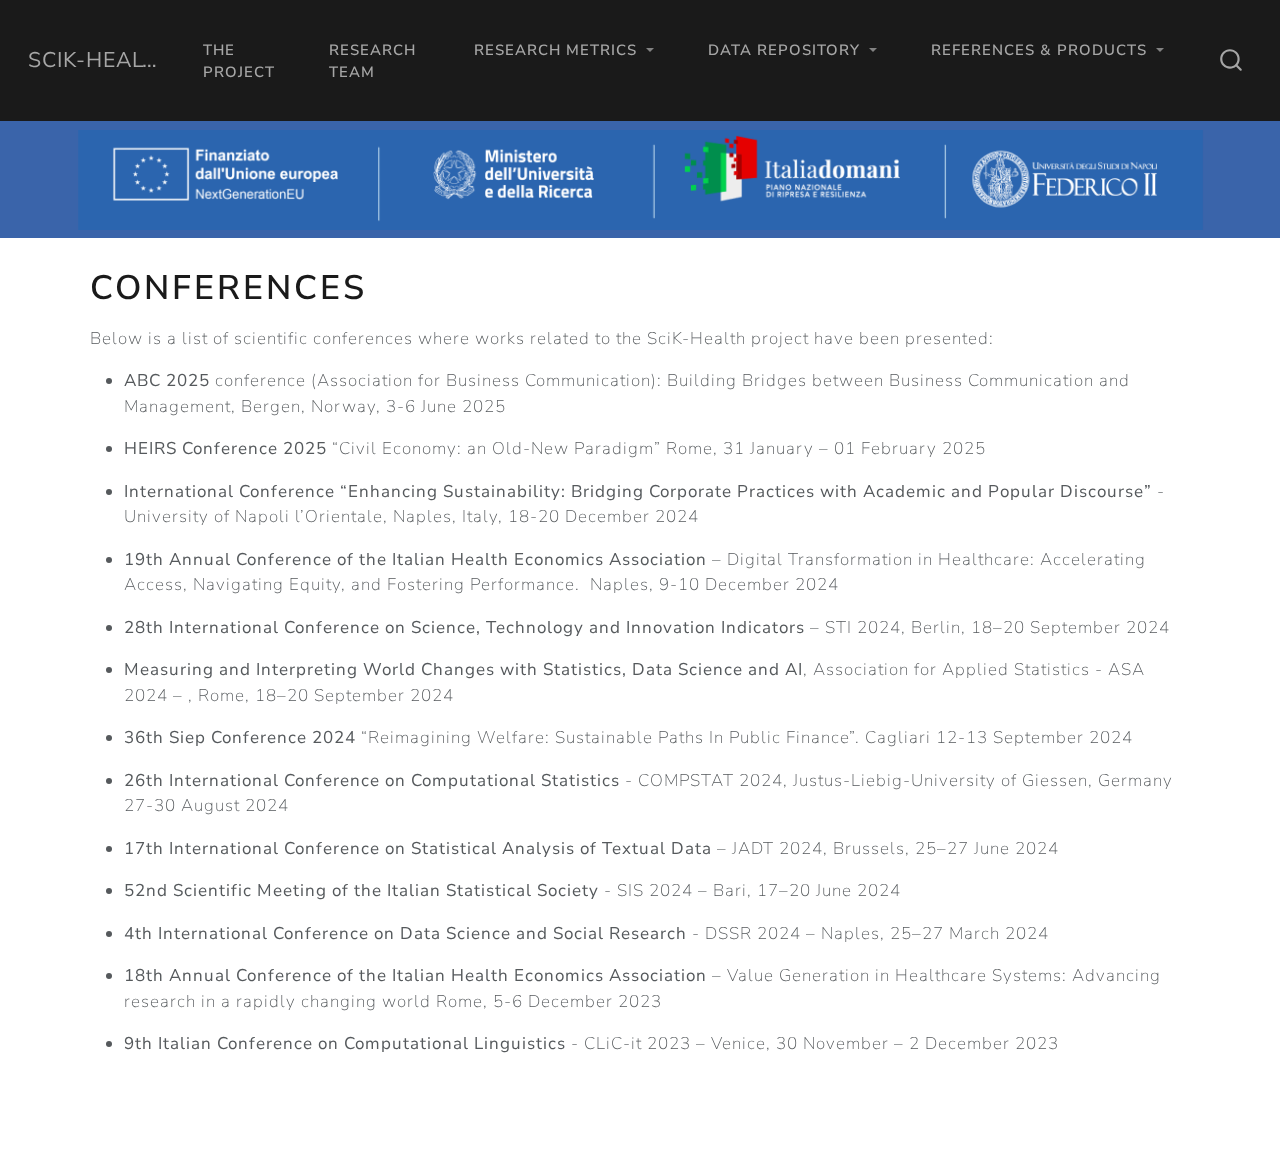
<file: docs/conferences.html>
<!DOCTYPE html>
<html xmlns="http://www.w3.org/1999/xhtml" lang="en" xml:lang="en"><head>

<meta charset="utf-8">
<meta name="generator" content="quarto-1.6.42">

<meta name="viewport" content="width=device-width, initial-scale=1.0, user-scalable=yes">


<title>Conferences – SciK-Health</title>
<style>
code{white-space: pre-wrap;}
span.smallcaps{font-variant: small-caps;}
div.columns{display: flex; gap: min(4vw, 1.5em);}
div.column{flex: auto; overflow-x: auto;}
div.hanging-indent{margin-left: 1.5em; text-indent: -1.5em;}
ul.task-list{list-style: none;}
ul.task-list li input[type="checkbox"] {
  width: 0.8em;
  margin: 0 0.8em 0.2em -1em; /* quarto-specific, see https://github.com/quarto-dev/quarto-cli/issues/4556 */ 
  vertical-align: middle;
}
</style>


<script src="site_libs/quarto-nav/quarto-nav.js"></script>
<script src="site_libs/quarto-nav/headroom.min.js"></script>
<script src="site_libs/clipboard/clipboard.min.js"></script>
<script src="site_libs/quarto-search/autocomplete.umd.js"></script>
<script src="site_libs/quarto-search/fuse.min.js"></script>
<script src="site_libs/quarto-search/quarto-search.js"></script>
<meta name="quarto:offset" content="./">
<script src="site_libs/quarto-html/quarto.js"></script>
<script src="site_libs/quarto-html/popper.min.js"></script>
<script src="site_libs/quarto-html/tippy.umd.min.js"></script>
<script src="site_libs/quarto-html/anchor.min.js"></script>
<link href="site_libs/quarto-html/tippy.css" rel="stylesheet">
<link href="site_libs/quarto-html/quarto-syntax-highlighting-2f5df379a58b258e96c21c0638c20c03.css" rel="stylesheet" id="quarto-text-highlighting-styles">
<script src="site_libs/bootstrap/bootstrap.min.js"></script>
<link href="site_libs/bootstrap/bootstrap-icons.css" rel="stylesheet">
<link href="site_libs/bootstrap/bootstrap-4968d28af72d4e5a34172c9bc5ef961b.min.css" rel="stylesheet" append-hash="true" id="quarto-bootstrap" data-mode="light">
<script id="quarto-search-options" type="application/json">{
  "location": "navbar",
  "copy-button": false,
  "collapse-after": 3,
  "panel-placement": "end",
  "type": "overlay",
  "limit": 50,
  "keyboard-shortcut": [
    "f",
    "/",
    "s"
  ],
  "show-item-context": false,
  "language": {
    "search-no-results-text": "No results",
    "search-matching-documents-text": "matching documents",
    "search-copy-link-title": "Copy link to search",
    "search-hide-matches-text": "Hide additional matches",
    "search-more-match-text": "more match in this document",
    "search-more-matches-text": "more matches in this document",
    "search-clear-button-title": "Clear",
    "search-text-placeholder": "",
    "search-detached-cancel-button-title": "Cancel",
    "search-submit-button-title": "Submit",
    "search-label": "Search"
  }
}</script>
<!-- banner.html -->
<style>
  .scik-banner {
    background-color: #3A64AA;
    padding: 0.5rem 0;
    text-align: center;
  }

  .scik-banner img {
    height: 100px; /* ← regola qui la dimensione dell'immagine */
    width: auto;
    display: inline-block;
  }
</style>

</head><body class="nav-fixed"><div class="scik-banner">
  <img src="www/BannerPNRRFII.png" alt="SciK-Health Banner">
</div>


<link rel="stylesheet" href="styles.css">




<div id="quarto-search-results"></div>
  <header id="quarto-header" class="headroom fixed-top">
    <nav class="navbar navbar-expand-lg " data-bs-theme="dark">
      <div class="navbar-container container-fluid">
      <div class="navbar-brand-container mx-auto">
    <a class="navbar-brand" href="./index.html">
    <span class="navbar-title">SciK-Health</span>
    </a>
  </div>
            <div id="quarto-search" class="" title="Search"></div>
          <button class="navbar-toggler" type="button" data-bs-toggle="collapse" data-bs-target="#navbarCollapse" aria-controls="navbarCollapse" role="menu" aria-expanded="false" aria-label="Toggle navigation" onclick="if (window.quartoToggleHeadroom) { window.quartoToggleHeadroom(); }">
  <span class="navbar-toggler-icon"></span>
</button>
          <div class="collapse navbar-collapse" id="navbarCollapse">
            <ul class="navbar-nav navbar-nav-scroll me-auto">
  <li class="nav-item">
    <a class="nav-link" href="./theProject.html"> 
<span class="menu-text">The Project</span></a>
  </li>  
  <li class="nav-item">
    <a class="nav-link" href="./team.html"> 
<span class="menu-text">Research Team</span></a>
  </li>  
  <li class="nav-item dropdown ">
    <a class="nav-link dropdown-toggle" href="#" id="nav-menu-research-metrics" role="link" data-bs-toggle="dropdown" aria-expanded="false">
 <span class="menu-text">Research Metrics</span>
    </a>
    <ul class="dropdown-menu" aria-labelledby="nav-menu-research-metrics">    
        <li>
    <a class="dropdown-item" href="./sources.html">
 <span class="dropdown-text">Sources</span></a>
  </li>  
        <li>
    <a class="dropdown-item" href="./performance.html">
 <span class="dropdown-text">Performance Indicators</span></a>
  </li>  
        <li>
    <a class="dropdown-item" href="./rdaisy.html">
 <span class="dropdown-text">R-daisy</span></a>
  </li>  
    </ul>
  </li>
  <li class="nav-item dropdown ">
    <a class="nav-link dropdown-toggle" href="#" id="nav-menu-data-repository" role="link" data-bs-toggle="dropdown" aria-expanded="false">
 <span class="menu-text">Data repository</span>
    </a>
    <ul class="dropdown-menu" aria-labelledby="nav-menu-data-repository">    
        <li>
    <a class="dropdown-item" href="./description.html">
 <span class="dropdown-text">Data Description</span></a>
  </li>  
        <li>
    <a class="dropdown-item" href="./datastructure.html">
 <span class="dropdown-text">Data Structure</span></a>
  </li>  
        <li>
    <a class="dropdown-item" href="./data.html">
 <span class="dropdown-text">AHC data</span></a>
  </li>  
    </ul>
  </li>
  <li class="nav-item dropdown ">
    <a class="nav-link dropdown-toggle" href="#" id="nav-menu-references--products" role="link" data-bs-toggle="dropdown" aria-expanded="false">
 <span class="menu-text">References &amp; Products</span>
    </a>
    <ul class="dropdown-menu" aria-labelledby="nav-menu-references--products">    
        <li>
    <a class="dropdown-item" href="./references.html">
 <span class="dropdown-text">Project References</span></a>
  </li>  
        <li>
    <a class="dropdown-item" href="./publications.html">
 <span class="dropdown-text">Publications</span></a>
  </li>  
        <li>
    <a class="dropdown-item" href="./conferences.html">
 <span class="dropdown-text">Conferences</span></a>
  </li>  
        <li>
    <a class="dropdown-item" href="./workshops.html">
 <span class="dropdown-text">Workshops &amp; Team Meetings</span></a>
  </li>  
    </ul>
  </li>
</ul>
          </div> <!-- /navcollapse -->
            <div class="quarto-navbar-tools">
</div>
      </div> <!-- /container-fluid -->
    </nav>
</header>
<!-- content -->
<div id="quarto-content" class="quarto-container page-columns page-rows-contents page-layout-full page-navbar">
<!-- sidebar -->
<!-- margin-sidebar -->
    <div id="quarto-margin-sidebar" class="sidebar margin-sidebar zindex-bottom">
        
    </div>
<!-- main -->
<main class="content column-page" id="quarto-document-content">

<header id="title-block-header" class="quarto-title-block default">
<div class="quarto-title">
<h1 class="title">Conferences</h1>
</div>



<div class="quarto-title-meta column-page">

    
  
    
  </div>
  


</header>


<p>Below is a list of scientific conferences where works related to the SciK-Health project have been presented:</p>
<ul>
<li><p><strong>ABC 2025</strong> conference (Association for Business Communication): Building Bridges between Business Communication and Management, Bergen, Norway, 3-6 June 2025</p></li>
<li><p><strong>HEIRS Conference 2025</strong> “Civil Economy: an Old-New Paradigm” Rome, 31 January – 01 February 2025</p></li>
<li><p><strong>International Conference “Enhancing Sustainability: Bridging Corporate Practices with Academic and Popular Discourse”</strong> - University of Napoli l’Orientale, Naples, Italy, 18-20 December 2024</p></li>
<li><p><strong>19th Annual Conference of the Italian Health Economics Association</strong> – Digital Transformation in Healthcare: Accelerating Access, Navigating Equity, and Fostering Performance.&nbsp; Naples, 9-10 December 2024</p></li>
<li><p><strong>28th International Conference on Science, Technology and Innovation Indicators</strong> – STI 2024, Berlin, 18–20 September 2024</p></li>
<li><p><strong>Measuring and Interpreting World Changes with Statistics, Data Science and AI</strong>, Association for Applied Statistics - ASA 2024 – , Rome, 18–20 September 2024</p></li>
<li><p><strong>36th Siep Conference 2024</strong> “Reimagining Welfare: Sustainable Paths In Public Finance”. Cagliari 12-13 September 2024</p></li>
<li><p><strong>26th International Conference on Computational Statistics</strong> - COMPSTAT 2024, Justus-Liebig-University of Giessen, Germany 27-30 August 2024</p></li>
<li><p><strong>17th International Conference on Statistical Analysis of Textual Data</strong> – JADT 2024, Brussels, 25–27 June 2024</p></li>
<li><p><strong>52nd Scientific Meeting of the Italian Statistical Society</strong> - SIS 2024 – Bari, 17–20 June 2024</p></li>
<li><p><strong>4th International Conference on Data Science and Social Research</strong> - DSSR 2024 – Naples, 25–27 March 2024</p></li>
<li><p><strong>18th Annual Conference of the Italian Health Economics Association</strong> – Value Generation in Healthcare Systems: Advancing research in a rapidly changing world Rome, 5-6 December 2023</p></li>
<li><p><strong>9th Italian Conference on Computational Linguistics</strong> - CLiC-it 2023 – Venice, 30 November – 2 December 2023</p></li>
</ul>



</main> <!-- /main -->
<script id="quarto-html-after-body" type="application/javascript">
window.document.addEventListener("DOMContentLoaded", function (event) {
  const toggleBodyColorMode = (bsSheetEl) => {
    const mode = bsSheetEl.getAttribute("data-mode");
    const bodyEl = window.document.querySelector("body");
    if (mode === "dark") {
      bodyEl.classList.add("quarto-dark");
      bodyEl.classList.remove("quarto-light");
    } else {
      bodyEl.classList.add("quarto-light");
      bodyEl.classList.remove("quarto-dark");
    }
  }
  const toggleBodyColorPrimary = () => {
    const bsSheetEl = window.document.querySelector("link#quarto-bootstrap");
    if (bsSheetEl) {
      toggleBodyColorMode(bsSheetEl);
    }
  }
  toggleBodyColorPrimary();  
  const icon = "";
  const anchorJS = new window.AnchorJS();
  anchorJS.options = {
    placement: 'right',
    icon: icon
  };
  anchorJS.add('.anchored');
  const isCodeAnnotation = (el) => {
    for (const clz of el.classList) {
      if (clz.startsWith('code-annotation-')) {                     
        return true;
      }
    }
    return false;
  }
  const onCopySuccess = function(e) {
    // button target
    const button = e.trigger;
    // don't keep focus
    button.blur();
    // flash "checked"
    button.classList.add('code-copy-button-checked');
    var currentTitle = button.getAttribute("title");
    button.setAttribute("title", "Copied!");
    let tooltip;
    if (window.bootstrap) {
      button.setAttribute("data-bs-toggle", "tooltip");
      button.setAttribute("data-bs-placement", "left");
      button.setAttribute("data-bs-title", "Copied!");
      tooltip = new bootstrap.Tooltip(button, 
        { trigger: "manual", 
          customClass: "code-copy-button-tooltip",
          offset: [0, -8]});
      tooltip.show();    
    }
    setTimeout(function() {
      if (tooltip) {
        tooltip.hide();
        button.removeAttribute("data-bs-title");
        button.removeAttribute("data-bs-toggle");
        button.removeAttribute("data-bs-placement");
      }
      button.setAttribute("title", currentTitle);
      button.classList.remove('code-copy-button-checked');
    }, 1000);
    // clear code selection
    e.clearSelection();
  }
  const getTextToCopy = function(trigger) {
      const codeEl = trigger.previousElementSibling.cloneNode(true);
      for (const childEl of codeEl.children) {
        if (isCodeAnnotation(childEl)) {
          childEl.remove();
        }
      }
      return codeEl.innerText;
  }
  const clipboard = new window.ClipboardJS('.code-copy-button:not([data-in-quarto-modal])', {
    text: getTextToCopy
  });
  clipboard.on('success', onCopySuccess);
  if (window.document.getElementById('quarto-embedded-source-code-modal')) {
    const clipboardModal = new window.ClipboardJS('.code-copy-button[data-in-quarto-modal]', {
      text: getTextToCopy,
      container: window.document.getElementById('quarto-embedded-source-code-modal')
    });
    clipboardModal.on('success', onCopySuccess);
  }
    var localhostRegex = new RegExp(/^(?:http|https):\/\/localhost\:?[0-9]*\//);
    var mailtoRegex = new RegExp(/^mailto:/);
      var filterRegex = new RegExp('/' + window.location.host + '/');
    var isInternal = (href) => {
        return filterRegex.test(href) || localhostRegex.test(href) || mailtoRegex.test(href);
    }
    // Inspect non-navigation links and adorn them if external
 	var links = window.document.querySelectorAll('a[href]:not(.nav-link):not(.navbar-brand):not(.toc-action):not(.sidebar-link):not(.sidebar-item-toggle):not(.pagination-link):not(.no-external):not([aria-hidden]):not(.dropdown-item):not(.quarto-navigation-tool):not(.about-link)');
    for (var i=0; i<links.length; i++) {
      const link = links[i];
      if (!isInternal(link.href)) {
        // undo the damage that might have been done by quarto-nav.js in the case of
        // links that we want to consider external
        if (link.dataset.originalHref !== undefined) {
          link.href = link.dataset.originalHref;
        }
      }
    }
  function tippyHover(el, contentFn, onTriggerFn, onUntriggerFn) {
    const config = {
      allowHTML: true,
      maxWidth: 500,
      delay: 100,
      arrow: false,
      appendTo: function(el) {
          return el.parentElement;
      },
      interactive: true,
      interactiveBorder: 10,
      theme: 'quarto',
      placement: 'bottom-start',
    };
    if (contentFn) {
      config.content = contentFn;
    }
    if (onTriggerFn) {
      config.onTrigger = onTriggerFn;
    }
    if (onUntriggerFn) {
      config.onUntrigger = onUntriggerFn;
    }
    window.tippy(el, config); 
  }
  const noterefs = window.document.querySelectorAll('a[role="doc-noteref"]');
  for (var i=0; i<noterefs.length; i++) {
    const ref = noterefs[i];
    tippyHover(ref, function() {
      // use id or data attribute instead here
      let href = ref.getAttribute('data-footnote-href') || ref.getAttribute('href');
      try { href = new URL(href).hash; } catch {}
      const id = href.replace(/^#\/?/, "");
      const note = window.document.getElementById(id);
      if (note) {
        return note.innerHTML;
      } else {
        return "";
      }
    });
  }
  const xrefs = window.document.querySelectorAll('a.quarto-xref');
  const processXRef = (id, note) => {
    // Strip column container classes
    const stripColumnClz = (el) => {
      el.classList.remove("page-full", "page-columns");
      if (el.children) {
        for (const child of el.children) {
          stripColumnClz(child);
        }
      }
    }
    stripColumnClz(note)
    if (id === null || id.startsWith('sec-')) {
      // Special case sections, only their first couple elements
      const container = document.createElement("div");
      if (note.children && note.children.length > 2) {
        container.appendChild(note.children[0].cloneNode(true));
        for (let i = 1; i < note.children.length; i++) {
          const child = note.children[i];
          if (child.tagName === "P" && child.innerText === "") {
            continue;
          } else {
            container.appendChild(child.cloneNode(true));
            break;
          }
        }
        if (window.Quarto?.typesetMath) {
          window.Quarto.typesetMath(container);
        }
        return container.innerHTML
      } else {
        if (window.Quarto?.typesetMath) {
          window.Quarto.typesetMath(note);
        }
        return note.innerHTML;
      }
    } else {
      // Remove any anchor links if they are present
      const anchorLink = note.querySelector('a.anchorjs-link');
      if (anchorLink) {
        anchorLink.remove();
      }
      if (window.Quarto?.typesetMath) {
        window.Quarto.typesetMath(note);
      }
      if (note.classList.contains("callout")) {
        return note.outerHTML;
      } else {
        return note.innerHTML;
      }
    }
  }
  for (var i=0; i<xrefs.length; i++) {
    const xref = xrefs[i];
    tippyHover(xref, undefined, function(instance) {
      instance.disable();
      let url = xref.getAttribute('href');
      let hash = undefined; 
      if (url.startsWith('#')) {
        hash = url;
      } else {
        try { hash = new URL(url).hash; } catch {}
      }
      if (hash) {
        const id = hash.replace(/^#\/?/, "");
        const note = window.document.getElementById(id);
        if (note !== null) {
          try {
            const html = processXRef(id, note.cloneNode(true));
            instance.setContent(html);
          } finally {
            instance.enable();
            instance.show();
          }
        } else {
          // See if we can fetch this
          fetch(url.split('#')[0])
          .then(res => res.text())
          .then(html => {
            const parser = new DOMParser();
            const htmlDoc = parser.parseFromString(html, "text/html");
            const note = htmlDoc.getElementById(id);
            if (note !== null) {
              const html = processXRef(id, note);
              instance.setContent(html);
            } 
          }).finally(() => {
            instance.enable();
            instance.show();
          });
        }
      } else {
        // See if we can fetch a full url (with no hash to target)
        // This is a special case and we should probably do some content thinning / targeting
        fetch(url)
        .then(res => res.text())
        .then(html => {
          const parser = new DOMParser();
          const htmlDoc = parser.parseFromString(html, "text/html");
          const note = htmlDoc.querySelector('main.content');
          if (note !== null) {
            // This should only happen for chapter cross references
            // (since there is no id in the URL)
            // remove the first header
            if (note.children.length > 0 && note.children[0].tagName === "HEADER") {
              note.children[0].remove();
            }
            const html = processXRef(null, note);
            instance.setContent(html);
          } 
        }).finally(() => {
          instance.enable();
          instance.show();
        });
      }
    }, function(instance) {
    });
  }
      let selectedAnnoteEl;
      const selectorForAnnotation = ( cell, annotation) => {
        let cellAttr = 'data-code-cell="' + cell + '"';
        let lineAttr = 'data-code-annotation="' +  annotation + '"';
        const selector = 'span[' + cellAttr + '][' + lineAttr + ']';
        return selector;
      }
      const selectCodeLines = (annoteEl) => {
        const doc = window.document;
        const targetCell = annoteEl.getAttribute("data-target-cell");
        const targetAnnotation = annoteEl.getAttribute("data-target-annotation");
        const annoteSpan = window.document.querySelector(selectorForAnnotation(targetCell, targetAnnotation));
        const lines = annoteSpan.getAttribute("data-code-lines").split(",");
        const lineIds = lines.map((line) => {
          return targetCell + "-" + line;
        })
        let top = null;
        let height = null;
        let parent = null;
        if (lineIds.length > 0) {
            //compute the position of the single el (top and bottom and make a div)
            const el = window.document.getElementById(lineIds[0]);
            top = el.offsetTop;
            height = el.offsetHeight;
            parent = el.parentElement.parentElement;
          if (lineIds.length > 1) {
            const lastEl = window.document.getElementById(lineIds[lineIds.length - 1]);
            const bottom = lastEl.offsetTop + lastEl.offsetHeight;
            height = bottom - top;
          }
          if (top !== null && height !== null && parent !== null) {
            // cook up a div (if necessary) and position it 
            let div = window.document.getElementById("code-annotation-line-highlight");
            if (div === null) {
              div = window.document.createElement("div");
              div.setAttribute("id", "code-annotation-line-highlight");
              div.style.position = 'absolute';
              parent.appendChild(div);
            }
            div.style.top = top - 2 + "px";
            div.style.height = height + 4 + "px";
            div.style.left = 0;
            let gutterDiv = window.document.getElementById("code-annotation-line-highlight-gutter");
            if (gutterDiv === null) {
              gutterDiv = window.document.createElement("div");
              gutterDiv.setAttribute("id", "code-annotation-line-highlight-gutter");
              gutterDiv.style.position = 'absolute';
              const codeCell = window.document.getElementById(targetCell);
              const gutter = codeCell.querySelector('.code-annotation-gutter');
              gutter.appendChild(gutterDiv);
            }
            gutterDiv.style.top = top - 2 + "px";
            gutterDiv.style.height = height + 4 + "px";
          }
          selectedAnnoteEl = annoteEl;
        }
      };
      const unselectCodeLines = () => {
        const elementsIds = ["code-annotation-line-highlight", "code-annotation-line-highlight-gutter"];
        elementsIds.forEach((elId) => {
          const div = window.document.getElementById(elId);
          if (div) {
            div.remove();
          }
        });
        selectedAnnoteEl = undefined;
      };
        // Handle positioning of the toggle
    window.addEventListener(
      "resize",
      throttle(() => {
        elRect = undefined;
        if (selectedAnnoteEl) {
          selectCodeLines(selectedAnnoteEl);
        }
      }, 10)
    );
    function throttle(fn, ms) {
    let throttle = false;
    let timer;
      return (...args) => {
        if(!throttle) { // first call gets through
            fn.apply(this, args);
            throttle = true;
        } else { // all the others get throttled
            if(timer) clearTimeout(timer); // cancel #2
            timer = setTimeout(() => {
              fn.apply(this, args);
              timer = throttle = false;
            }, ms);
        }
      };
    }
      // Attach click handler to the DT
      const annoteDls = window.document.querySelectorAll('dt[data-target-cell]');
      for (const annoteDlNode of annoteDls) {
        annoteDlNode.addEventListener('click', (event) => {
          const clickedEl = event.target;
          if (clickedEl !== selectedAnnoteEl) {
            unselectCodeLines();
            const activeEl = window.document.querySelector('dt[data-target-cell].code-annotation-active');
            if (activeEl) {
              activeEl.classList.remove('code-annotation-active');
            }
            selectCodeLines(clickedEl);
            clickedEl.classList.add('code-annotation-active');
          } else {
            // Unselect the line
            unselectCodeLines();
            clickedEl.classList.remove('code-annotation-active');
          }
        });
      }
  const findCites = (el) => {
    const parentEl = el.parentElement;
    if (parentEl) {
      const cites = parentEl.dataset.cites;
      if (cites) {
        return {
          el,
          cites: cites.split(' ')
        };
      } else {
        return findCites(el.parentElement)
      }
    } else {
      return undefined;
    }
  };
  var bibliorefs = window.document.querySelectorAll('a[role="doc-biblioref"]');
  for (var i=0; i<bibliorefs.length; i++) {
    const ref = bibliorefs[i];
    const citeInfo = findCites(ref);
    if (citeInfo) {
      tippyHover(citeInfo.el, function() {
        var popup = window.document.createElement('div');
        citeInfo.cites.forEach(function(cite) {
          var citeDiv = window.document.createElement('div');
          citeDiv.classList.add('hanging-indent');
          citeDiv.classList.add('csl-entry');
          var biblioDiv = window.document.getElementById('ref-' + cite);
          if (biblioDiv) {
            citeDiv.innerHTML = biblioDiv.innerHTML;
          }
          popup.appendChild(citeDiv);
        });
        return popup.innerHTML;
      });
    }
  }
});
</script>
</div> <!-- /content -->




</body></html>
</file>
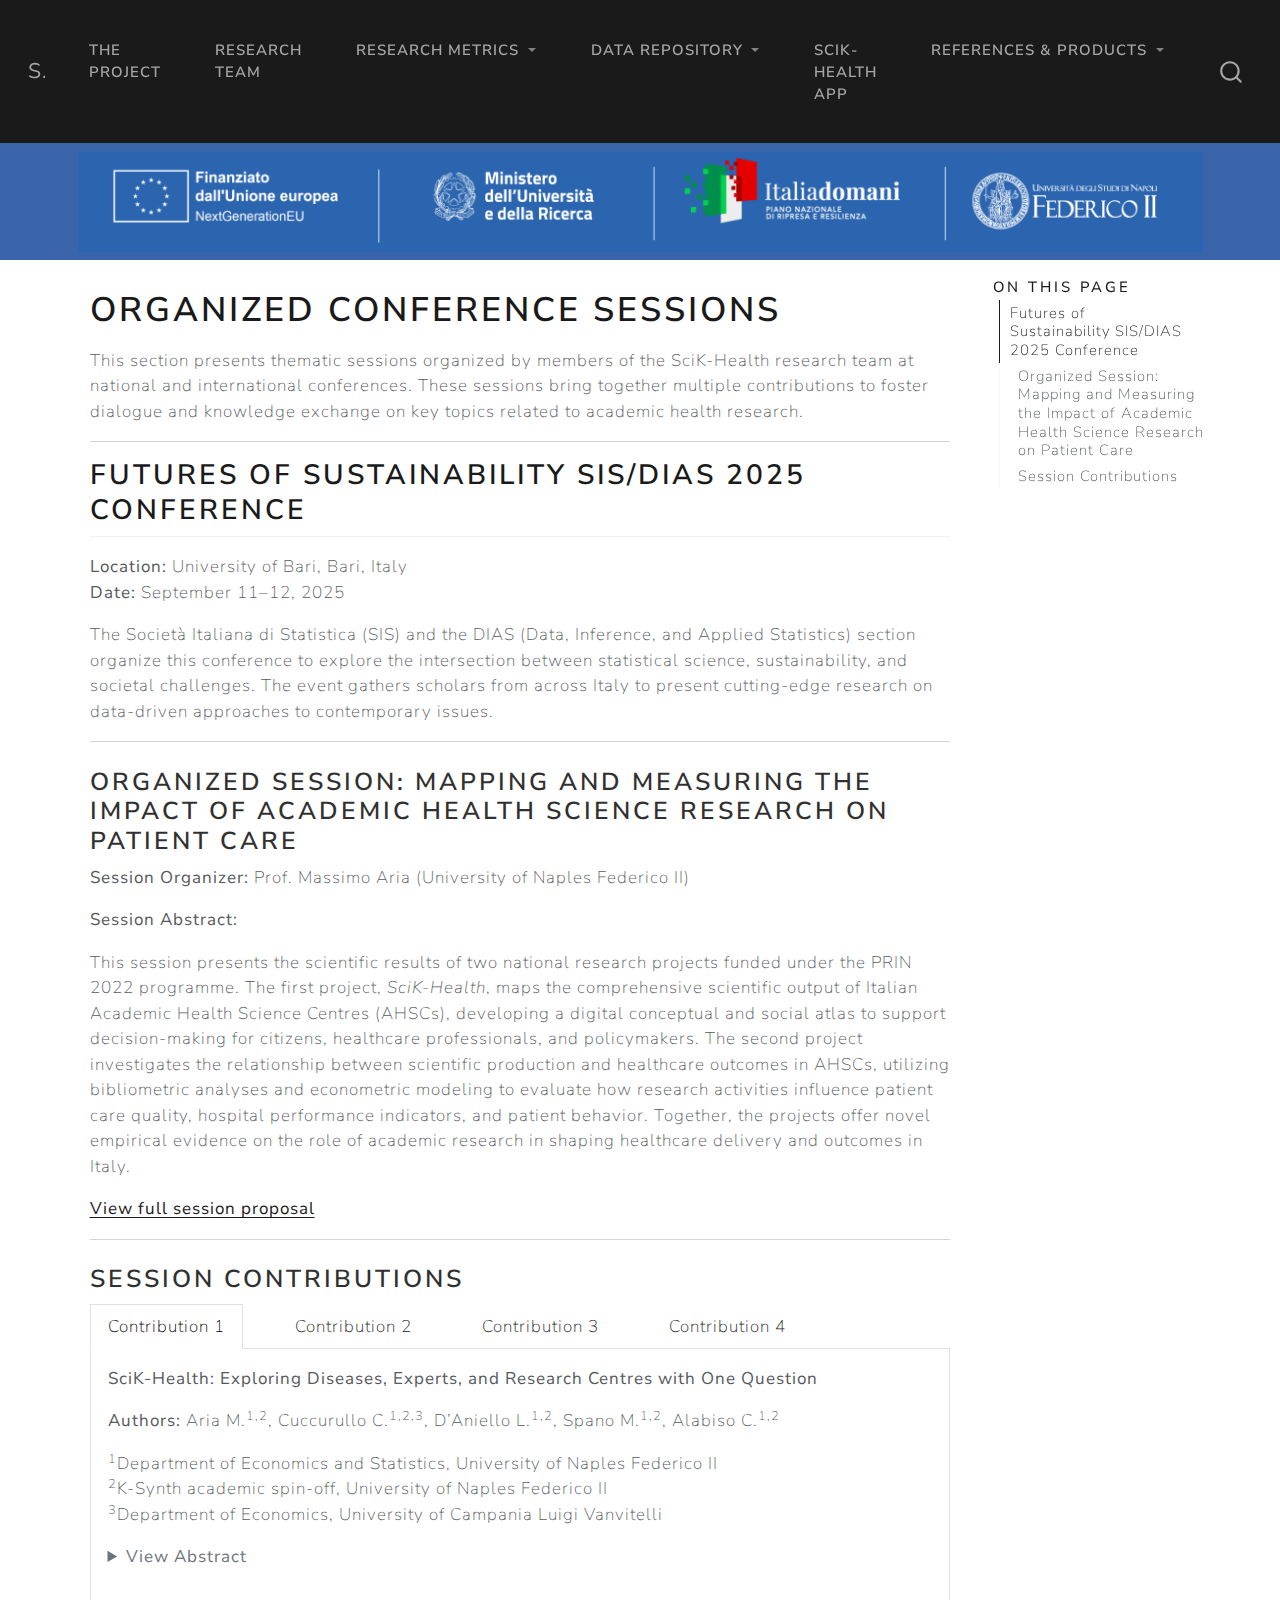
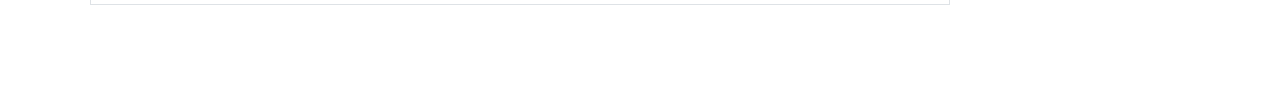
<file: docs/organizedSessions.html>
<!DOCTYPE html>
<html xmlns="http://www.w3.org/1999/xhtml" lang="en" xml:lang="en"><head>

<meta charset="utf-8">
<meta name="generator" content="quarto-1.6.42">

<meta name="viewport" content="width=device-width, initial-scale=1.0, user-scalable=yes">


<title>Organized Conference Sessions – SciK-Health</title>
<style>
code{white-space: pre-wrap;}
span.smallcaps{font-variant: small-caps;}
div.columns{display: flex; gap: min(4vw, 1.5em);}
div.column{flex: auto; overflow-x: auto;}
div.hanging-indent{margin-left: 1.5em; text-indent: -1.5em;}
ul.task-list{list-style: none;}
ul.task-list li input[type="checkbox"] {
  width: 0.8em;
  margin: 0 0.8em 0.2em -1em; /* quarto-specific, see https://github.com/quarto-dev/quarto-cli/issues/4556 */ 
  vertical-align: middle;
}
</style>


<script src="site_libs/quarto-nav/quarto-nav.js"></script>
<script src="site_libs/quarto-nav/headroom.min.js"></script>
<script src="site_libs/clipboard/clipboard.min.js"></script>
<script src="site_libs/quarto-search/autocomplete.umd.js"></script>
<script src="site_libs/quarto-search/fuse.min.js"></script>
<script src="site_libs/quarto-search/quarto-search.js"></script>
<meta name="quarto:offset" content="./">
<script src="site_libs/quarto-html/quarto.js"></script>
<script src="site_libs/quarto-html/popper.min.js"></script>
<script src="site_libs/quarto-html/tippy.umd.min.js"></script>
<script src="site_libs/quarto-html/anchor.min.js"></script>
<link href="site_libs/quarto-html/tippy.css" rel="stylesheet">
<link href="site_libs/quarto-html/quarto-syntax-highlighting-2f5df379a58b258e96c21c0638c20c03.css" rel="stylesheet" id="quarto-text-highlighting-styles">
<script src="site_libs/bootstrap/bootstrap.min.js"></script>
<link href="site_libs/bootstrap/bootstrap-icons.css" rel="stylesheet">
<link href="site_libs/bootstrap/bootstrap-4968d28af72d4e5a34172c9bc5ef961b.min.css" rel="stylesheet" append-hash="true" id="quarto-bootstrap" data-mode="light">
<script id="quarto-search-options" type="application/json">{
  "location": "navbar",
  "copy-button": false,
  "collapse-after": 3,
  "panel-placement": "end",
  "type": "overlay",
  "limit": 50,
  "keyboard-shortcut": [
    "f",
    "/",
    "s"
  ],
  "show-item-context": false,
  "language": {
    "search-no-results-text": "No results",
    "search-matching-documents-text": "matching documents",
    "search-copy-link-title": "Copy link to search",
    "search-hide-matches-text": "Hide additional matches",
    "search-more-match-text": "more match in this document",
    "search-more-matches-text": "more matches in this document",
    "search-clear-button-title": "Clear",
    "search-text-placeholder": "",
    "search-detached-cancel-button-title": "Cancel",
    "search-submit-button-title": "Submit",
    "search-label": "Search"
  }
}</script>
<!-- banner.html -->
<style>
  .scik-banner {
    background-color: #3A64AA;
    padding: 0.5rem 0;
    text-align: center;
  }

  .scik-banner img {
    height: 100px; /* ← regola qui la dimensione dell'immagine */
    width: auto;
    display: inline-block;
  }
</style>

</head><body class="nav-fixed"><div class="scik-banner">
  <img src="www/BannerPNRRFII.png" alt="SciK-Health Banner">
</div>


<link rel="stylesheet" href="styles.css">




<div id="quarto-search-results"></div>
  <header id="quarto-header" class="headroom fixed-top">
    <nav class="navbar navbar-expand-lg " data-bs-theme="dark">
      <div class="navbar-container container-fluid">
      <div class="navbar-brand-container mx-auto">
    <a class="navbar-brand" href="./index.html">
    <span class="navbar-title">SciK-Health</span>
    </a>
  </div>
            <div id="quarto-search" class="" title="Search"></div>
          <button class="navbar-toggler" type="button" data-bs-toggle="collapse" data-bs-target="#navbarCollapse" aria-controls="navbarCollapse" role="menu" aria-expanded="false" aria-label="Toggle navigation" onclick="if (window.quartoToggleHeadroom) { window.quartoToggleHeadroom(); }">
  <span class="navbar-toggler-icon"></span>
</button>
          <div class="collapse navbar-collapse" id="navbarCollapse">
            <ul class="navbar-nav navbar-nav-scroll me-auto">
  <li class="nav-item">
    <a class="nav-link" href="./theProject.html"> 
<span class="menu-text">The Project</span></a>
  </li>  
  <li class="nav-item">
    <a class="nav-link" href="./team.html"> 
<span class="menu-text">Research Team</span></a>
  </li>  
  <li class="nav-item dropdown ">
    <a class="nav-link dropdown-toggle" href="#" id="nav-menu-research-metrics" role="link" data-bs-toggle="dropdown" aria-expanded="false">
 <span class="menu-text">Research Metrics</span>
    </a>
    <ul class="dropdown-menu" aria-labelledby="nav-menu-research-metrics">    
        <li>
    <a class="dropdown-item" href="./sources.html">
 <span class="dropdown-text">Sources</span></a>
  </li>  
        <li>
    <a class="dropdown-item" href="./performance.html">
 <span class="dropdown-text">Performance Indicators</span></a>
  </li>  
        <li>
    <a class="dropdown-item" href="./rdaisy.html">
 <span class="dropdown-text">R-daisy</span></a>
  </li>  
    </ul>
  </li>
  <li class="nav-item dropdown ">
    <a class="nav-link dropdown-toggle" href="#" id="nav-menu-data-repository" role="link" data-bs-toggle="dropdown" aria-expanded="false">
 <span class="menu-text">Data repository</span>
    </a>
    <ul class="dropdown-menu" aria-labelledby="nav-menu-data-repository">    
        <li>
    <a class="dropdown-item" href="./description.html">
 <span class="dropdown-text">Data Description</span></a>
  </li>  
        <li>
    <a class="dropdown-item" href="./datastructure.html">
 <span class="dropdown-text">Data Structure</span></a>
  </li>  
        <li>
    <a class="dropdown-item" href="./data.html">
 <span class="dropdown-text">AHC data</span></a>
  </li>  
    </ul>
  </li>
  <li class="nav-item">
    <a class="nav-link" href="./scikhealth_webapp.html"> 
<span class="menu-text">SciK-Health App</span></a>
  </li>  
  <li class="nav-item dropdown ">
    <a class="nav-link dropdown-toggle" href="#" id="nav-menu-references--products" role="link" data-bs-toggle="dropdown" aria-expanded="false">
 <span class="menu-text">References &amp; Products</span>
    </a>
    <ul class="dropdown-menu" aria-labelledby="nav-menu-references--products">    
        <li>
    <a class="dropdown-item" href="./references.html">
 <span class="dropdown-text">Project References</span></a>
  </li>  
        <li>
    <a class="dropdown-item" href="./publications.html">
 <span class="dropdown-text">Publications</span></a>
  </li>  
        <li>
    <a class="dropdown-item" href="./conferences.html">
 <span class="dropdown-text">Conferences</span></a>
  </li>  
        <li>
    <a class="dropdown-item" href="./workshops.html">
 <span class="dropdown-text">Workshops</span></a>
  </li>  
        <li>
    <a class="dropdown-item" href="./organizedSessions.html">
 <span class="dropdown-text">Organized Conference Sessions</span></a>
  </li>  
        <li>
    <a class="dropdown-item" href="./teamMeetings.html">
 <span class="dropdown-text">Team Meetings</span></a>
  </li>  
    </ul>
  </li>
</ul>
          </div> <!-- /navcollapse -->
            <div class="quarto-navbar-tools">
</div>
      </div> <!-- /container-fluid -->
    </nav>
</header>
<!-- content -->
<div id="quarto-content" class="quarto-container page-columns page-rows-contents page-layout-full page-navbar">
<!-- sidebar -->
<!-- margin-sidebar -->
    <div id="quarto-margin-sidebar" class="sidebar margin-sidebar">
        <nav id="TOC" role="doc-toc" class="toc-active">
    <h2 id="toc-title">On this page</h2>
   
  <ul>
  <li><a href="#futures-of-sustainability-sisdias-2025-conference" id="toc-futures-of-sustainability-sisdias-2025-conference" class="nav-link active" data-scroll-target="#futures-of-sustainability-sisdias-2025-conference">Futures of Sustainability&nbsp;SIS/DIAS 2025 Conference</a>
  <ul class="collapse">
  <li><a href="#organized-session-mapping-and-measuring-the-impact-of-academic-health-science-research-on-patient-care" id="toc-organized-session-mapping-and-measuring-the-impact-of-academic-health-science-research-on-patient-care" class="nav-link" data-scroll-target="#organized-session-mapping-and-measuring-the-impact-of-academic-health-science-research-on-patient-care">Organized Session: Mapping and Measuring the Impact of Academic Health Science Research on Patient Care</a></li>
  <li><a href="#session-contributions" id="toc-session-contributions" class="nav-link" data-scroll-target="#session-contributions">Session Contributions</a></li>
  </ul></li>
  </ul>
</nav>
    </div>
<!-- main -->
<main class="content column-page-left" id="quarto-document-content">

<header id="title-block-header" class="quarto-title-block default">
<div class="quarto-title">
<h1 class="title">Organized Conference Sessions</h1>
</div>



<div class="quarto-title-meta column-page-left">

    
  
    
  </div>
  


</header>


<p>This section presents thematic sessions organized by members of the SciK-Health research team at national and international conferences. These sessions bring together multiple contributions to foster dialogue and knowledge exchange on key topics related to academic health research.</p>
<hr>
<section id="futures-of-sustainability-sisdias-2025-conference" class="level2">
<h2 class="anchored" data-anchor-id="futures-of-sustainability-sisdias-2025-conference">Futures of Sustainability&nbsp;SIS/DIAS 2025 Conference</h2>
<p><strong>Location:</strong> University of Bari, Bari, Italy<br>
<strong>Date:</strong> September 11–12, 2025</p>
<p>The Società Italiana di Statistica (SIS) and the DIAS (Data, Inference, and Applied Statistics) section organize this conference to explore the intersection between statistical science, sustainability, and societal challenges. The event gathers scholars from across Italy to present cutting-edge research on data-driven approaches to contemporary issues.</p>
<hr>
<section id="organized-session-mapping-and-measuring-the-impact-of-academic-health-science-research-on-patient-care" class="level3">
<h3 class="anchored" data-anchor-id="organized-session-mapping-and-measuring-the-impact-of-academic-health-science-research-on-patient-care">Organized Session: Mapping and Measuring the Impact of Academic Health Science Research on Patient Care</h3>
<p><strong>Session Organizer:</strong> Prof.&nbsp;Massimo Aria (University of Naples Federico II)</p>
<p><strong>Session Abstract:</strong></p>
<p>This session presents the scientific results of two national research projects funded under the PRIN 2022 programme. The first project, <em>SciK-Health</em>, maps the comprehensive scientific output of Italian Academic Health Science Centres (AHSCs), developing a digital conceptual and social atlas to support decision-making for citizens, healthcare professionals, and policymakers. The second project investigates the relationship between scientific production and healthcare outcomes in AHSCs, utilizing bibliometric analyses and econometric modeling to evaluate how research activities influence patient care quality, hospital performance indicators, and patient behavior. Together, the projects offer novel empirical evidence on the role of academic research in shaping healthcare delivery and outcomes in Italy.</p>
<p><a href="www/SISDIAS_Proposal_Massimo_Aria.pdf" target="_blank">View full session proposal</a></p>
<hr>
</section>
<section id="session-contributions" class="level3">
<h3 class="anchored" data-anchor-id="session-contributions">Session Contributions</h3>
<div class="tabset-margin-container"></div><div class="panel-tabset">
<ul class="nav nav-tabs" role="tablist"><li class="nav-item" role="presentation"><a class="nav-link active" id="tabset-1-1-tab" data-bs-toggle="tab" data-bs-target="#tabset-1-1" role="tab" aria-controls="tabset-1-1" aria-selected="true">Contribution 1</a></li><li class="nav-item" role="presentation"><a class="nav-link" id="tabset-1-2-tab" data-bs-toggle="tab" data-bs-target="#tabset-1-2" role="tab" aria-controls="tabset-1-2" aria-selected="false">Contribution 2</a></li><li class="nav-item" role="presentation"><a class="nav-link" id="tabset-1-3-tab" data-bs-toggle="tab" data-bs-target="#tabset-1-3" role="tab" aria-controls="tabset-1-3" aria-selected="false">Contribution 3</a></li><li class="nav-item" role="presentation"><a class="nav-link" id="tabset-1-4-tab" data-bs-toggle="tab" data-bs-target="#tabset-1-4" role="tab" aria-controls="tabset-1-4" aria-selected="false">Contribution 4</a></li></ul>
<div class="tab-content">
<div id="tabset-1-1" class="tab-pane active" role="tabpanel" aria-labelledby="tabset-1-1-tab">
<p><strong>SciK-Health: Exploring Diseases, Experts, and Research Centres with One Question</strong></p>
<p><strong>Authors:</strong> Aria M.<sup>1,2</sup>, Cuccurullo C.<sup>1,2,3</sup>, D’Aniello L.<sup>1,2</sup>, Spano M.<sup>1,2</sup>, Alabiso C.<sup>1,2</sup></p>
<p><sup>1</sup>Department of Economics and Statistics, University of Naples Federico II<br>
<sup>2</sup>K-Synth academic spin-off, University of Naples Federico II<br>
<sup>3</sup>Department of Economics, University of Campania Luigi Vanvitelli</p>
<details>
<summary>
<strong>View Abstract</strong>
</summary>
<p>The SciK-Health Web App is the main product of the PRIN 2022 project “Scientific Knowledge in Health”, designed to transform the scientific production of Italian public Academic Health Science Centres (AHSCs) into actionable knowledge for citizens, professionals, and policymakers. Through an integrated data pipeline, spanning bibliometric records, clinical trials, patents, and grants, the app provides a unified, role-based dashboard that allows users to explore the Italian health research ecosystem with a single query.</p>
<p>SciK-Health enables the discovery of disease-related expertise, institutional profiles, and innovation trends. Users can navigate a dynamic interface that synthesizes complex data into interpretable visualizations, helping identify centres of excellence, leading researchers (i.e., medstars), and patterns of collaboration and funding. Designed to support informed decision-making and foster transparency, the app stands as a novel digital tool at the intersection of health research, open science, and public engagement.</p>
</details>
</div>
<div id="tabset-1-2" class="tab-pane" role="tabpanel" aria-labelledby="tabset-1-2-tab">
<p><strong>Scientific Knowledge and Healthcare Quality: A Multidimensional Assessment of 49 Italian Academic Health Science Centres</strong></p>
<p><strong>Authors:</strong> Alaimo L. S.<sup>1</sup>, Aria M.<sup>2,3</sup>, D’Aniello L.<sup>2,3</sup>, Spano M.<sup>2,3</sup></p>
<p><sup>1</sup>Department of Statistical Sciences, Sapienza University of Rome<br>
<sup>2</sup>Department of Economics and Statistics, University of Naples Federico II<br>
<sup>3</sup>K-Synth academic spin-off, University of Naples Federico II</p>
<details>
<summary>
<strong>View Abstract</strong>
</summary>
<p>This study contributes to the Scientific Knowledge in Health (SciK-Health) project, a national research initiative funded under the PRIN 2022 programme. The project explores the impact of scientific production on the quality and effectiveness of patient care within the Italian healthcare system, with a particular focus on Academic Health Science Centres (AHSCs). These centres, characterized by diverse governance models and institutional arrangements, represent a complex field of analysis.</p>
<p>We examine 49 public AHSCs located in both metropolitan and smaller urban contexts, which vary significantly in their organizational configurations and in the nature of the hospital–university linkage. To assess and compare their performance and scientific integration, we develop composite indicators using a range of methodological approaches. These synthetic indices aim to capture multidimensional aspects of the centres’ structure and output, offering a tool for understanding the relationship between scientific activity and healthcare delivery across heterogeneous institutional settings.</p>
</details>
</div>
<div id="tabset-1-3" class="tab-pane" role="tabpanel" aria-labelledby="tabset-1-3-tab">
<p><strong>Does Clinical Research Improve the Quality of Care? Evidence from Italy</strong></p>
<p><strong>Authors:</strong> Aria M.<sup>1,3</sup>, Beraldo S.<sup>1</sup>, Collaro M.<sup>1</sup>, Cuccurullo C.<sup>1,2,3</sup>, Gnasso A.<sup>1,3</sup></p>
<p><sup>1</sup>Department of Economics and Statistics, University of Naples Federico II<br>
<sup>2</sup>Department of Economics, University of Campania Luigi Vanvitelli<br>
<sup>3</sup>K-Synth academic spin-off, University of Naples Federico II</p>
<details>
<summary>
<strong>View Abstract</strong>
</summary>
<p>This study examines an often-overlooked dimension in quality assessment models: the institutional mission of healthcare providers. While some institutions are deeply engaged in clinical research, others are exclusively focused on delivering patient care. It is therefore reasonable to expect that differences in core missions may be associated with variations in healthcare quality.</p>
<p>The analysis proceeds in two steps. First, it explores the empirical relationship between research intensity and quality indicators, testing whether a research-oriented mission is linked to better healthcare outcomes. Second, it compares quality indicators between research-focused and care-focused providers to identify potential heterogeneity related to institutional orientation.</p>
<p>The study integrates data from Academic Health Science Centers (AHSCs) - including measures of research intensity - with information from the Italian National Outcomes Program (<em>Programma Nazionale Esiti</em>, PNE), which provides a range of indicators on health outcomes. The findings offer new insights into the added value of clinical research, enhancing our understanding of how the institutional mission of healthcare providers shapes the quality of care.</p>
</details>
</div>
<div id="tabset-1-4" class="tab-pane" role="tabpanel" aria-labelledby="tabset-1-4-tab">
<p><strong>Governance and Performance of Academic Health Science Centers: Insights from a Qualitative Study in Italy</strong></p>
<p><strong>Authors:</strong> Belfiore A.<sup>1,4</sup>, Cuccurullo C.<sup>2,3,4</sup></p>
<p><sup>1</sup>Università Pegaso, Italia<br>
<sup>2</sup>Department of Economics and Statistics, University of Naples Federico II<br>
<sup>3</sup>Department of Economics, University of Campania Luigi Vanvitelli<br>
<sup>4</sup>K-Synth academic spin-off, University of Naples Federico II</p>
<details>
<summary>
<strong>View Abstract</strong>
</summary>
<p>In contemporary health systems, Academic Health Science Centers (AHSCs) must integrate care, research, and education to remain sustainable. Yet, this “triple mission” entails complex challenges often neglected in planning and assessment.</p>
<p>The Sci-K-Health project explored these issues through three components: a scientometric analysis of 200,000 Italian AHSC publications (2000–2024), a nationwide survey of CEOs (n=49, 14 responses), and interviews with four CEOs from diverse contexts. Results highlight that functional integration across missions is neither automatic nor uniform, requiring new governance models based on horizontal collaboration.</p>
<p>Current evaluation frameworks overlook the added value of academic integration, and regulatory misalignments hinder effective synergies. The study advocates for a renewed national framework that formally supports AHSCs’ integrative role, emphasizing their capacity for rapid, high-impact responses—particularly evident during the COVID-19 pandemic.</p>
</details>
</div>
</div>
</div>


</section>
</section>

</main> <!-- /main -->
<script id="quarto-html-after-body" type="application/javascript">
window.document.addEventListener("DOMContentLoaded", function (event) {
  const toggleBodyColorMode = (bsSheetEl) => {
    const mode = bsSheetEl.getAttribute("data-mode");
    const bodyEl = window.document.querySelector("body");
    if (mode === "dark") {
      bodyEl.classList.add("quarto-dark");
      bodyEl.classList.remove("quarto-light");
    } else {
      bodyEl.classList.add("quarto-light");
      bodyEl.classList.remove("quarto-dark");
    }
  }
  const toggleBodyColorPrimary = () => {
    const bsSheetEl = window.document.querySelector("link#quarto-bootstrap");
    if (bsSheetEl) {
      toggleBodyColorMode(bsSheetEl);
    }
  }
  toggleBodyColorPrimary();  
  const icon = "";
  const anchorJS = new window.AnchorJS();
  anchorJS.options = {
    placement: 'right',
    icon: icon
  };
  anchorJS.add('.anchored');
  const isCodeAnnotation = (el) => {
    for (const clz of el.classList) {
      if (clz.startsWith('code-annotation-')) {                     
        return true;
      }
    }
    return false;
  }
  const onCopySuccess = function(e) {
    // button target
    const button = e.trigger;
    // don't keep focus
    button.blur();
    // flash "checked"
    button.classList.add('code-copy-button-checked');
    var currentTitle = button.getAttribute("title");
    button.setAttribute("title", "Copied!");
    let tooltip;
    if (window.bootstrap) {
      button.setAttribute("data-bs-toggle", "tooltip");
      button.setAttribute("data-bs-placement", "left");
      button.setAttribute("data-bs-title", "Copied!");
      tooltip = new bootstrap.Tooltip(button, 
        { trigger: "manual", 
          customClass: "code-copy-button-tooltip",
          offset: [0, -8]});
      tooltip.show();    
    }
    setTimeout(function() {
      if (tooltip) {
        tooltip.hide();
        button.removeAttribute("data-bs-title");
        button.removeAttribute("data-bs-toggle");
        button.removeAttribute("data-bs-placement");
      }
      button.setAttribute("title", currentTitle);
      button.classList.remove('code-copy-button-checked');
    }, 1000);
    // clear code selection
    e.clearSelection();
  }
  const getTextToCopy = function(trigger) {
      const codeEl = trigger.previousElementSibling.cloneNode(true);
      for (const childEl of codeEl.children) {
        if (isCodeAnnotation(childEl)) {
          childEl.remove();
        }
      }
      return codeEl.innerText;
  }
  const clipboard = new window.ClipboardJS('.code-copy-button:not([data-in-quarto-modal])', {
    text: getTextToCopy
  });
  clipboard.on('success', onCopySuccess);
  if (window.document.getElementById('quarto-embedded-source-code-modal')) {
    const clipboardModal = new window.ClipboardJS('.code-copy-button[data-in-quarto-modal]', {
      text: getTextToCopy,
      container: window.document.getElementById('quarto-embedded-source-code-modal')
    });
    clipboardModal.on('success', onCopySuccess);
  }
    var localhostRegex = new RegExp(/^(?:http|https):\/\/localhost\:?[0-9]*\//);
    var mailtoRegex = new RegExp(/^mailto:/);
      var filterRegex = new RegExp('/' + window.location.host + '/');
    var isInternal = (href) => {
        return filterRegex.test(href) || localhostRegex.test(href) || mailtoRegex.test(href);
    }
    // Inspect non-navigation links and adorn them if external
 	var links = window.document.querySelectorAll('a[href]:not(.nav-link):not(.navbar-brand):not(.toc-action):not(.sidebar-link):not(.sidebar-item-toggle):not(.pagination-link):not(.no-external):not([aria-hidden]):not(.dropdown-item):not(.quarto-navigation-tool):not(.about-link)');
    for (var i=0; i<links.length; i++) {
      const link = links[i];
      if (!isInternal(link.href)) {
        // undo the damage that might have been done by quarto-nav.js in the case of
        // links that we want to consider external
        if (link.dataset.originalHref !== undefined) {
          link.href = link.dataset.originalHref;
        }
      }
    }
  function tippyHover(el, contentFn, onTriggerFn, onUntriggerFn) {
    const config = {
      allowHTML: true,
      maxWidth: 500,
      delay: 100,
      arrow: false,
      appendTo: function(el) {
          return el.parentElement;
      },
      interactive: true,
      interactiveBorder: 10,
      theme: 'quarto',
      placement: 'bottom-start',
    };
    if (contentFn) {
      config.content = contentFn;
    }
    if (onTriggerFn) {
      config.onTrigger = onTriggerFn;
    }
    if (onUntriggerFn) {
      config.onUntrigger = onUntriggerFn;
    }
    window.tippy(el, config); 
  }
  const noterefs = window.document.querySelectorAll('a[role="doc-noteref"]');
  for (var i=0; i<noterefs.length; i++) {
    const ref = noterefs[i];
    tippyHover(ref, function() {
      // use id or data attribute instead here
      let href = ref.getAttribute('data-footnote-href') || ref.getAttribute('href');
      try { href = new URL(href).hash; } catch {}
      const id = href.replace(/^#\/?/, "");
      const note = window.document.getElementById(id);
      if (note) {
        return note.innerHTML;
      } else {
        return "";
      }
    });
  }
  const xrefs = window.document.querySelectorAll('a.quarto-xref');
  const processXRef = (id, note) => {
    // Strip column container classes
    const stripColumnClz = (el) => {
      el.classList.remove("page-full", "page-columns");
      if (el.children) {
        for (const child of el.children) {
          stripColumnClz(child);
        }
      }
    }
    stripColumnClz(note)
    if (id === null || id.startsWith('sec-')) {
      // Special case sections, only their first couple elements
      const container = document.createElement("div");
      if (note.children && note.children.length > 2) {
        container.appendChild(note.children[0].cloneNode(true));
        for (let i = 1; i < note.children.length; i++) {
          const child = note.children[i];
          if (child.tagName === "P" && child.innerText === "") {
            continue;
          } else {
            container.appendChild(child.cloneNode(true));
            break;
          }
        }
        if (window.Quarto?.typesetMath) {
          window.Quarto.typesetMath(container);
        }
        return container.innerHTML
      } else {
        if (window.Quarto?.typesetMath) {
          window.Quarto.typesetMath(note);
        }
        return note.innerHTML;
      }
    } else {
      // Remove any anchor links if they are present
      const anchorLink = note.querySelector('a.anchorjs-link');
      if (anchorLink) {
        anchorLink.remove();
      }
      if (window.Quarto?.typesetMath) {
        window.Quarto.typesetMath(note);
      }
      if (note.classList.contains("callout")) {
        return note.outerHTML;
      } else {
        return note.innerHTML;
      }
    }
  }
  for (var i=0; i<xrefs.length; i++) {
    const xref = xrefs[i];
    tippyHover(xref, undefined, function(instance) {
      instance.disable();
      let url = xref.getAttribute('href');
      let hash = undefined; 
      if (url.startsWith('#')) {
        hash = url;
      } else {
        try { hash = new URL(url).hash; } catch {}
      }
      if (hash) {
        const id = hash.replace(/^#\/?/, "");
        const note = window.document.getElementById(id);
        if (note !== null) {
          try {
            const html = processXRef(id, note.cloneNode(true));
            instance.setContent(html);
          } finally {
            instance.enable();
            instance.show();
          }
        } else {
          // See if we can fetch this
          fetch(url.split('#')[0])
          .then(res => res.text())
          .then(html => {
            const parser = new DOMParser();
            const htmlDoc = parser.parseFromString(html, "text/html");
            const note = htmlDoc.getElementById(id);
            if (note !== null) {
              const html = processXRef(id, note);
              instance.setContent(html);
            } 
          }).finally(() => {
            instance.enable();
            instance.show();
          });
        }
      } else {
        // See if we can fetch a full url (with no hash to target)
        // This is a special case and we should probably do some content thinning / targeting
        fetch(url)
        .then(res => res.text())
        .then(html => {
          const parser = new DOMParser();
          const htmlDoc = parser.parseFromString(html, "text/html");
          const note = htmlDoc.querySelector('main.content');
          if (note !== null) {
            // This should only happen for chapter cross references
            // (since there is no id in the URL)
            // remove the first header
            if (note.children.length > 0 && note.children[0].tagName === "HEADER") {
              note.children[0].remove();
            }
            const html = processXRef(null, note);
            instance.setContent(html);
          } 
        }).finally(() => {
          instance.enable();
          instance.show();
        });
      }
    }, function(instance) {
    });
  }
      let selectedAnnoteEl;
      const selectorForAnnotation = ( cell, annotation) => {
        let cellAttr = 'data-code-cell="' + cell + '"';
        let lineAttr = 'data-code-annotation="' +  annotation + '"';
        const selector = 'span[' + cellAttr + '][' + lineAttr + ']';
        return selector;
      }
      const selectCodeLines = (annoteEl) => {
        const doc = window.document;
        const targetCell = annoteEl.getAttribute("data-target-cell");
        const targetAnnotation = annoteEl.getAttribute("data-target-annotation");
        const annoteSpan = window.document.querySelector(selectorForAnnotation(targetCell, targetAnnotation));
        const lines = annoteSpan.getAttribute("data-code-lines").split(",");
        const lineIds = lines.map((line) => {
          return targetCell + "-" + line;
        })
        let top = null;
        let height = null;
        let parent = null;
        if (lineIds.length > 0) {
            //compute the position of the single el (top and bottom and make a div)
            const el = window.document.getElementById(lineIds[0]);
            top = el.offsetTop;
            height = el.offsetHeight;
            parent = el.parentElement.parentElement;
          if (lineIds.length > 1) {
            const lastEl = window.document.getElementById(lineIds[lineIds.length - 1]);
            const bottom = lastEl.offsetTop + lastEl.offsetHeight;
            height = bottom - top;
          }
          if (top !== null && height !== null && parent !== null) {
            // cook up a div (if necessary) and position it 
            let div = window.document.getElementById("code-annotation-line-highlight");
            if (div === null) {
              div = window.document.createElement("div");
              div.setAttribute("id", "code-annotation-line-highlight");
              div.style.position = 'absolute';
              parent.appendChild(div);
            }
            div.style.top = top - 2 + "px";
            div.style.height = height + 4 + "px";
            div.style.left = 0;
            let gutterDiv = window.document.getElementById("code-annotation-line-highlight-gutter");
            if (gutterDiv === null) {
              gutterDiv = window.document.createElement("div");
              gutterDiv.setAttribute("id", "code-annotation-line-highlight-gutter");
              gutterDiv.style.position = 'absolute';
              const codeCell = window.document.getElementById(targetCell);
              const gutter = codeCell.querySelector('.code-annotation-gutter');
              gutter.appendChild(gutterDiv);
            }
            gutterDiv.style.top = top - 2 + "px";
            gutterDiv.style.height = height + 4 + "px";
          }
          selectedAnnoteEl = annoteEl;
        }
      };
      const unselectCodeLines = () => {
        const elementsIds = ["code-annotation-line-highlight", "code-annotation-line-highlight-gutter"];
        elementsIds.forEach((elId) => {
          const div = window.document.getElementById(elId);
          if (div) {
            div.remove();
          }
        });
        selectedAnnoteEl = undefined;
      };
        // Handle positioning of the toggle
    window.addEventListener(
      "resize",
      throttle(() => {
        elRect = undefined;
        if (selectedAnnoteEl) {
          selectCodeLines(selectedAnnoteEl);
        }
      }, 10)
    );
    function throttle(fn, ms) {
    let throttle = false;
    let timer;
      return (...args) => {
        if(!throttle) { // first call gets through
            fn.apply(this, args);
            throttle = true;
        } else { // all the others get throttled
            if(timer) clearTimeout(timer); // cancel #2
            timer = setTimeout(() => {
              fn.apply(this, args);
              timer = throttle = false;
            }, ms);
        }
      };
    }
      // Attach click handler to the DT
      const annoteDls = window.document.querySelectorAll('dt[data-target-cell]');
      for (const annoteDlNode of annoteDls) {
        annoteDlNode.addEventListener('click', (event) => {
          const clickedEl = event.target;
          if (clickedEl !== selectedAnnoteEl) {
            unselectCodeLines();
            const activeEl = window.document.querySelector('dt[data-target-cell].code-annotation-active');
            if (activeEl) {
              activeEl.classList.remove('code-annotation-active');
            }
            selectCodeLines(clickedEl);
            clickedEl.classList.add('code-annotation-active');
          } else {
            // Unselect the line
            unselectCodeLines();
            clickedEl.classList.remove('code-annotation-active');
          }
        });
      }
  const findCites = (el) => {
    const parentEl = el.parentElement;
    if (parentEl) {
      const cites = parentEl.dataset.cites;
      if (cites) {
        return {
          el,
          cites: cites.split(' ')
        };
      } else {
        return findCites(el.parentElement)
      }
    } else {
      return undefined;
    }
  };
  var bibliorefs = window.document.querySelectorAll('a[role="doc-biblioref"]');
  for (var i=0; i<bibliorefs.length; i++) {
    const ref = bibliorefs[i];
    const citeInfo = findCites(ref);
    if (citeInfo) {
      tippyHover(citeInfo.el, function() {
        var popup = window.document.createElement('div');
        citeInfo.cites.forEach(function(cite) {
          var citeDiv = window.document.createElement('div');
          citeDiv.classList.add('hanging-indent');
          citeDiv.classList.add('csl-entry');
          var biblioDiv = window.document.getElementById('ref-' + cite);
          if (biblioDiv) {
            citeDiv.innerHTML = biblioDiv.innerHTML;
          }
          popup.appendChild(citeDiv);
        });
        return popup.innerHTML;
      });
    }
  }
});
</script>
</div> <!-- /content -->




</body></html>
</file>
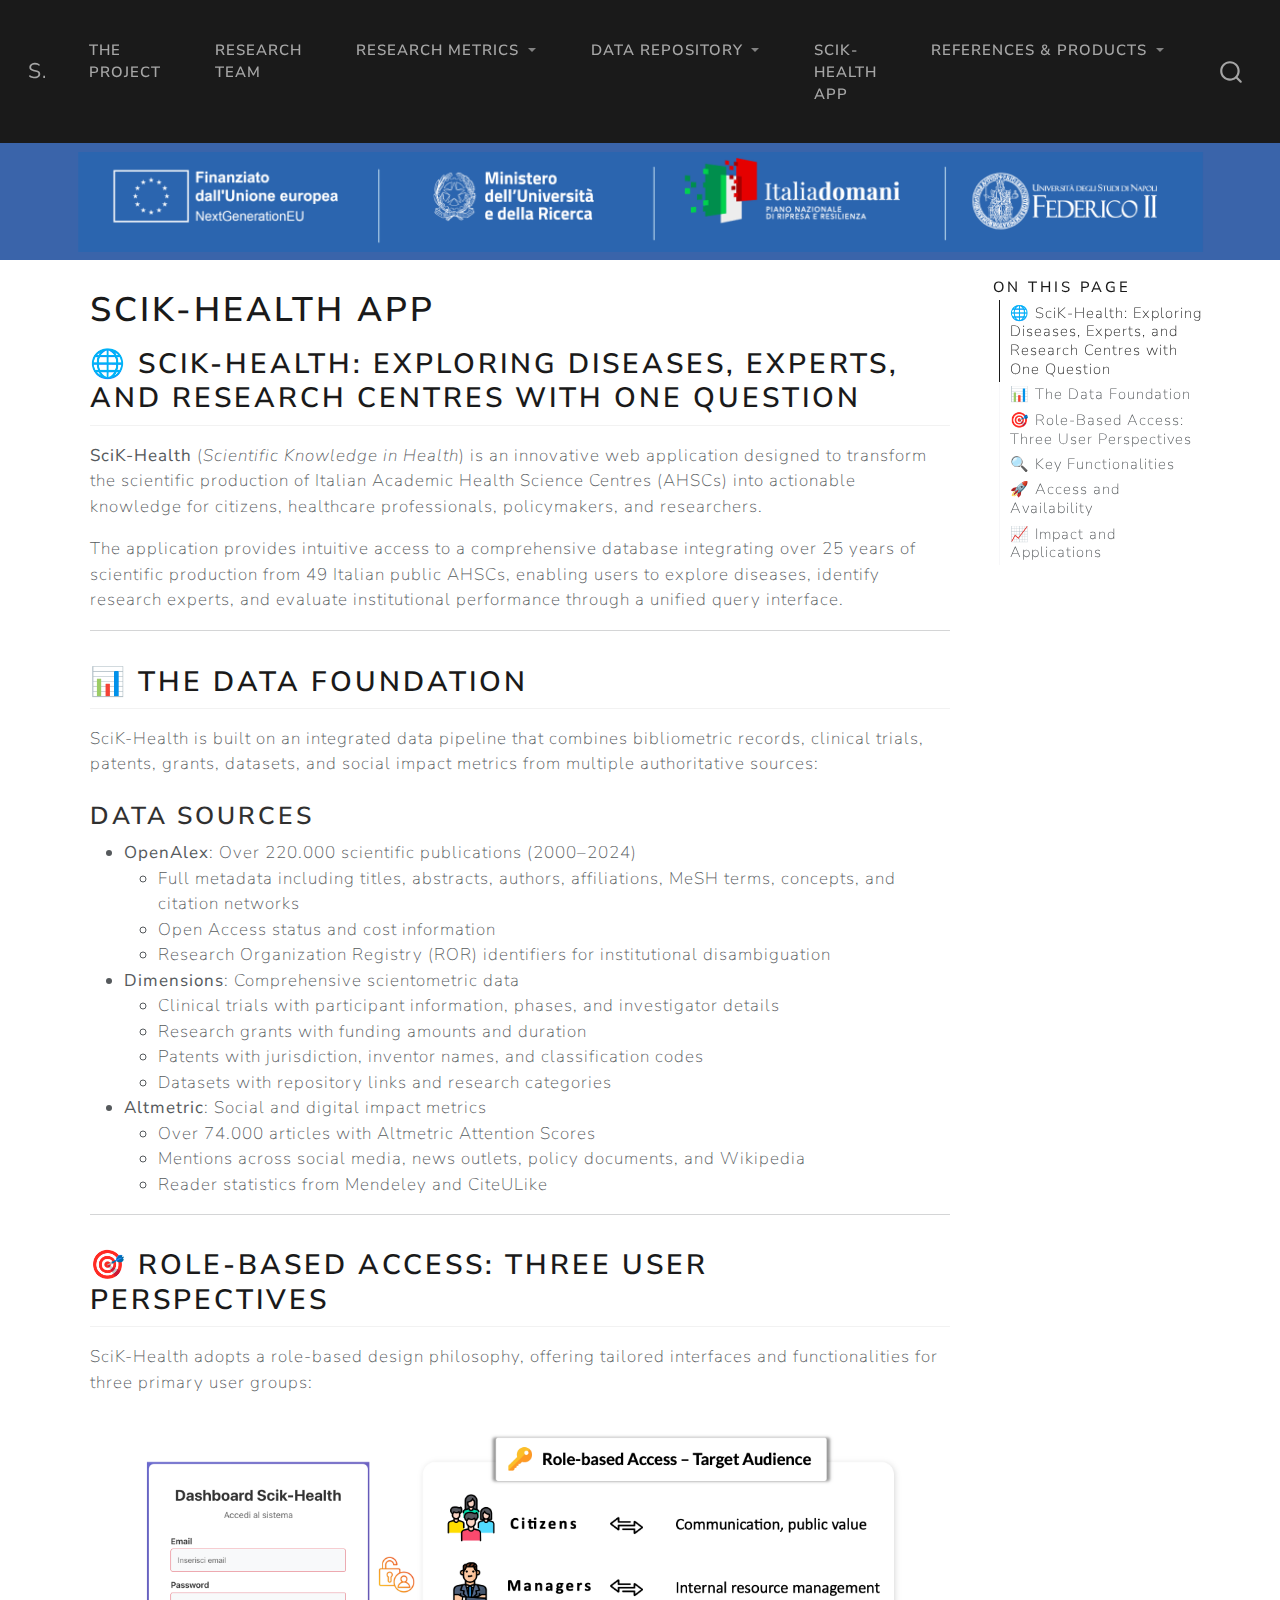
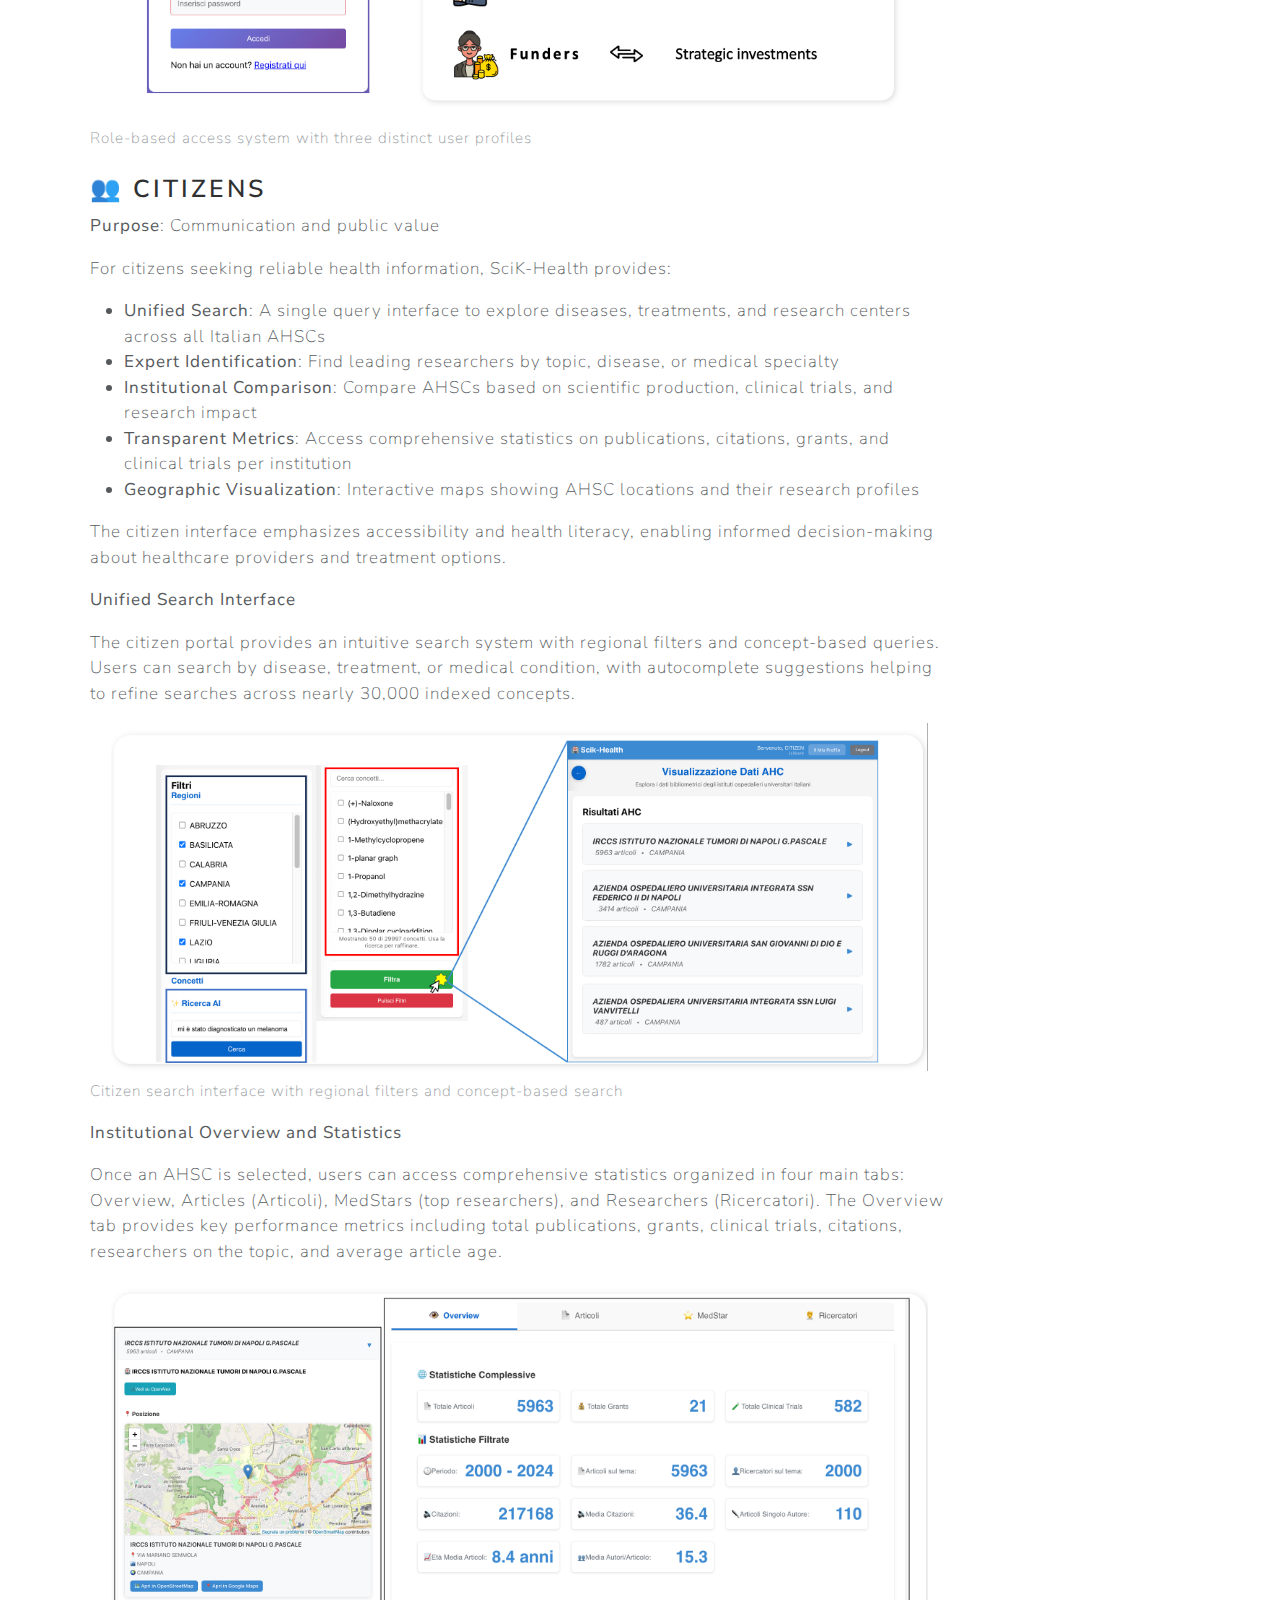
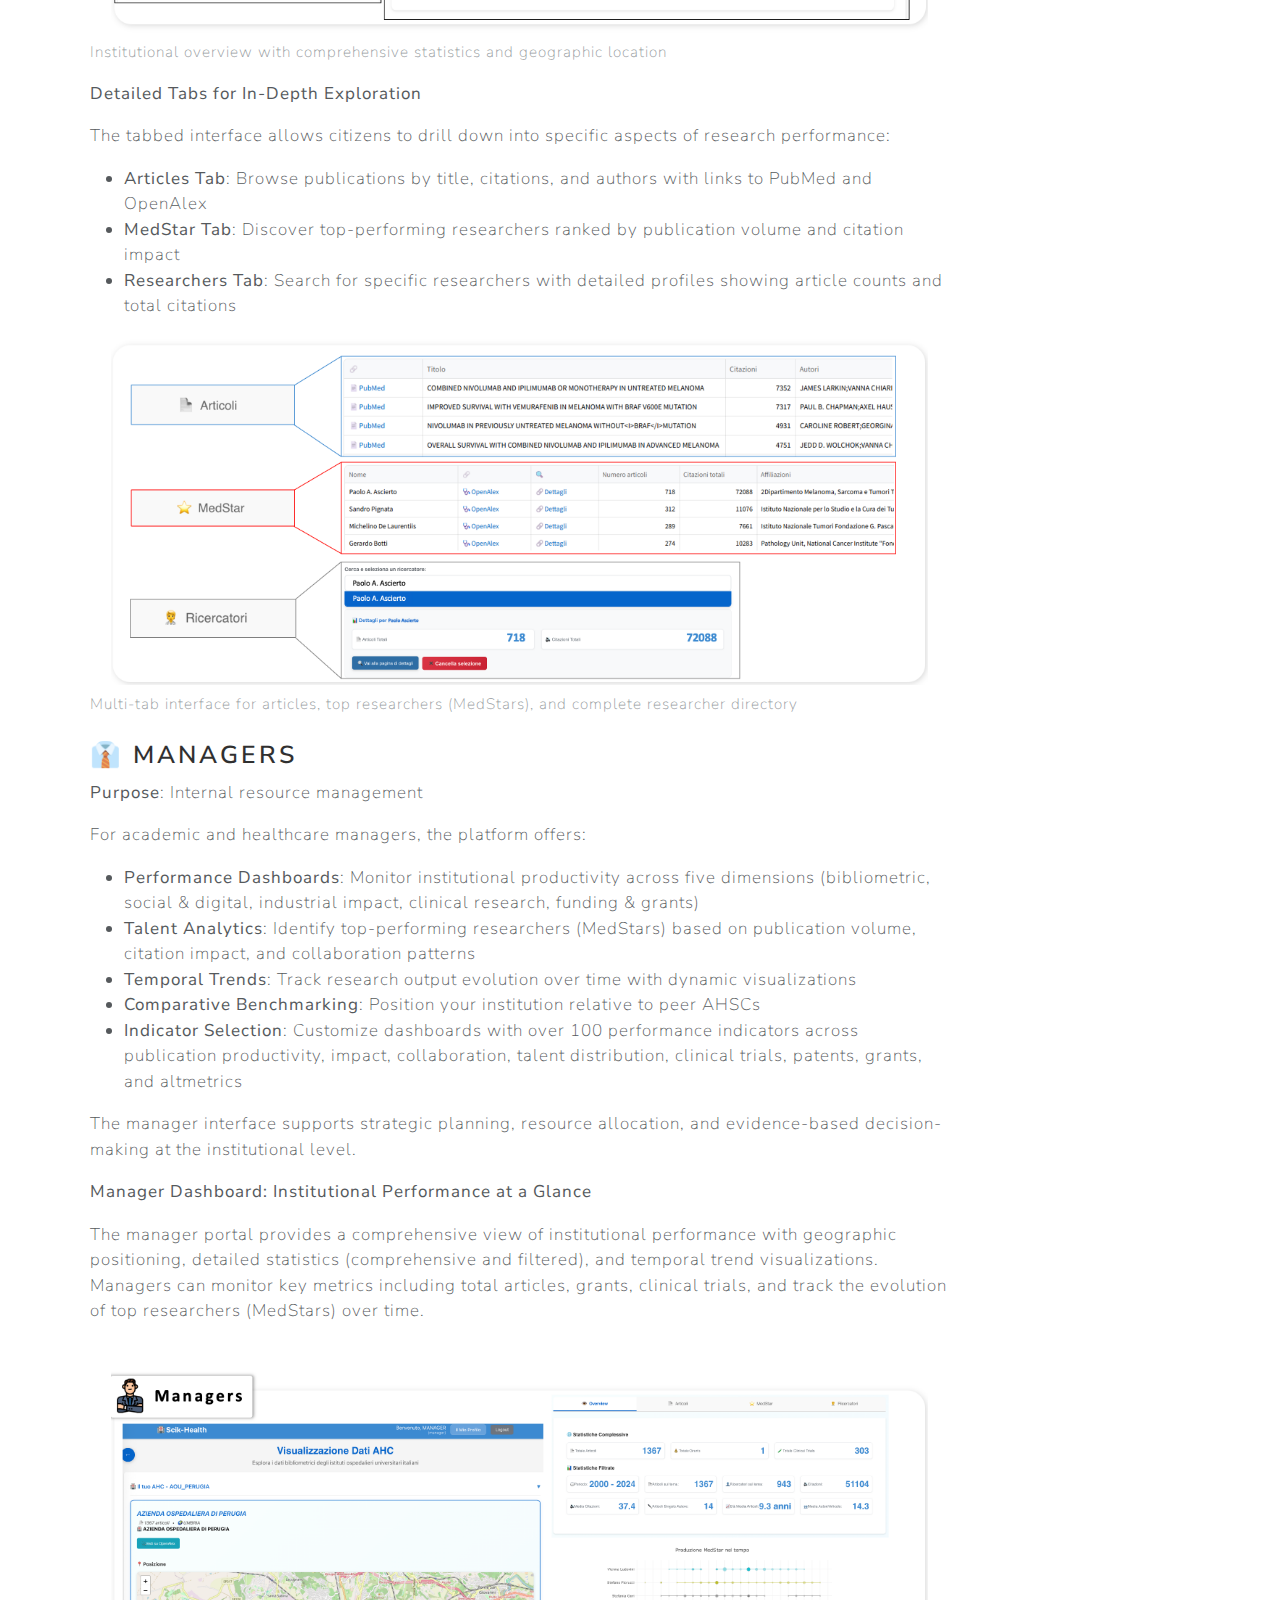
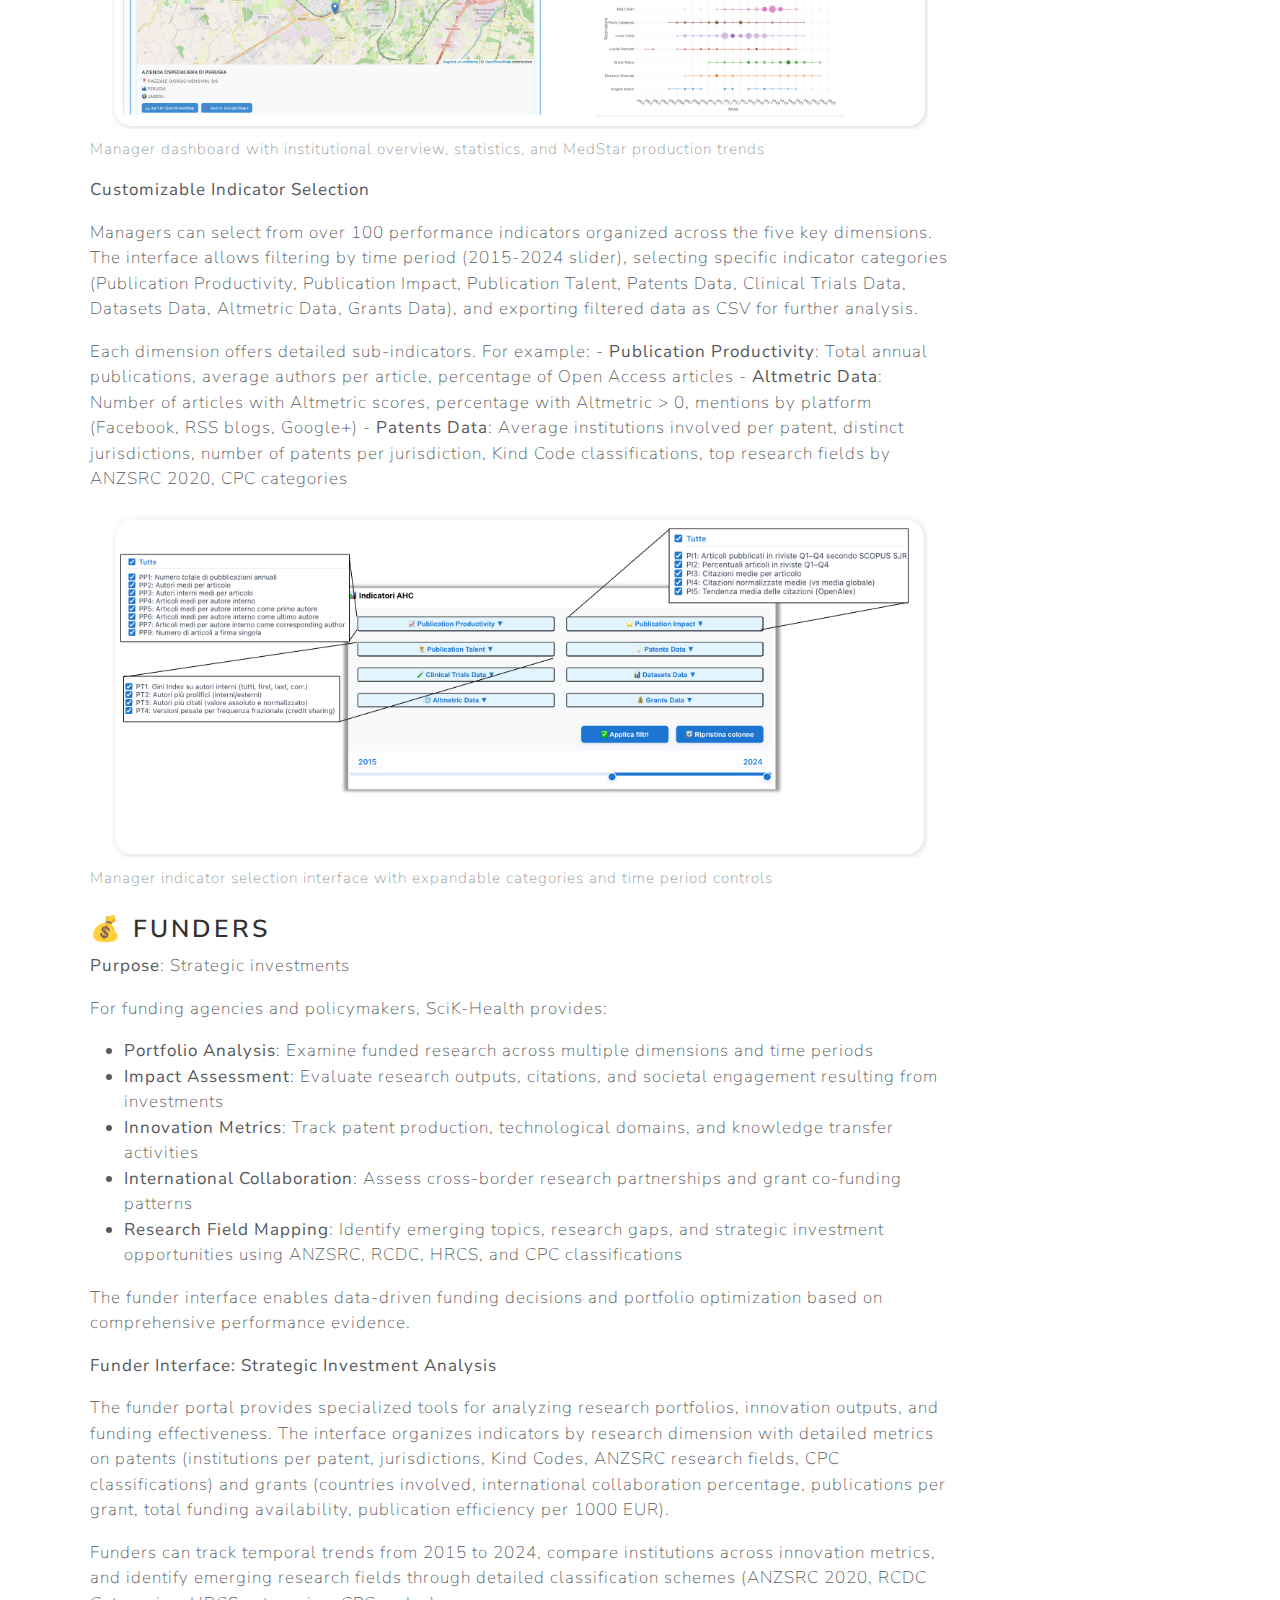
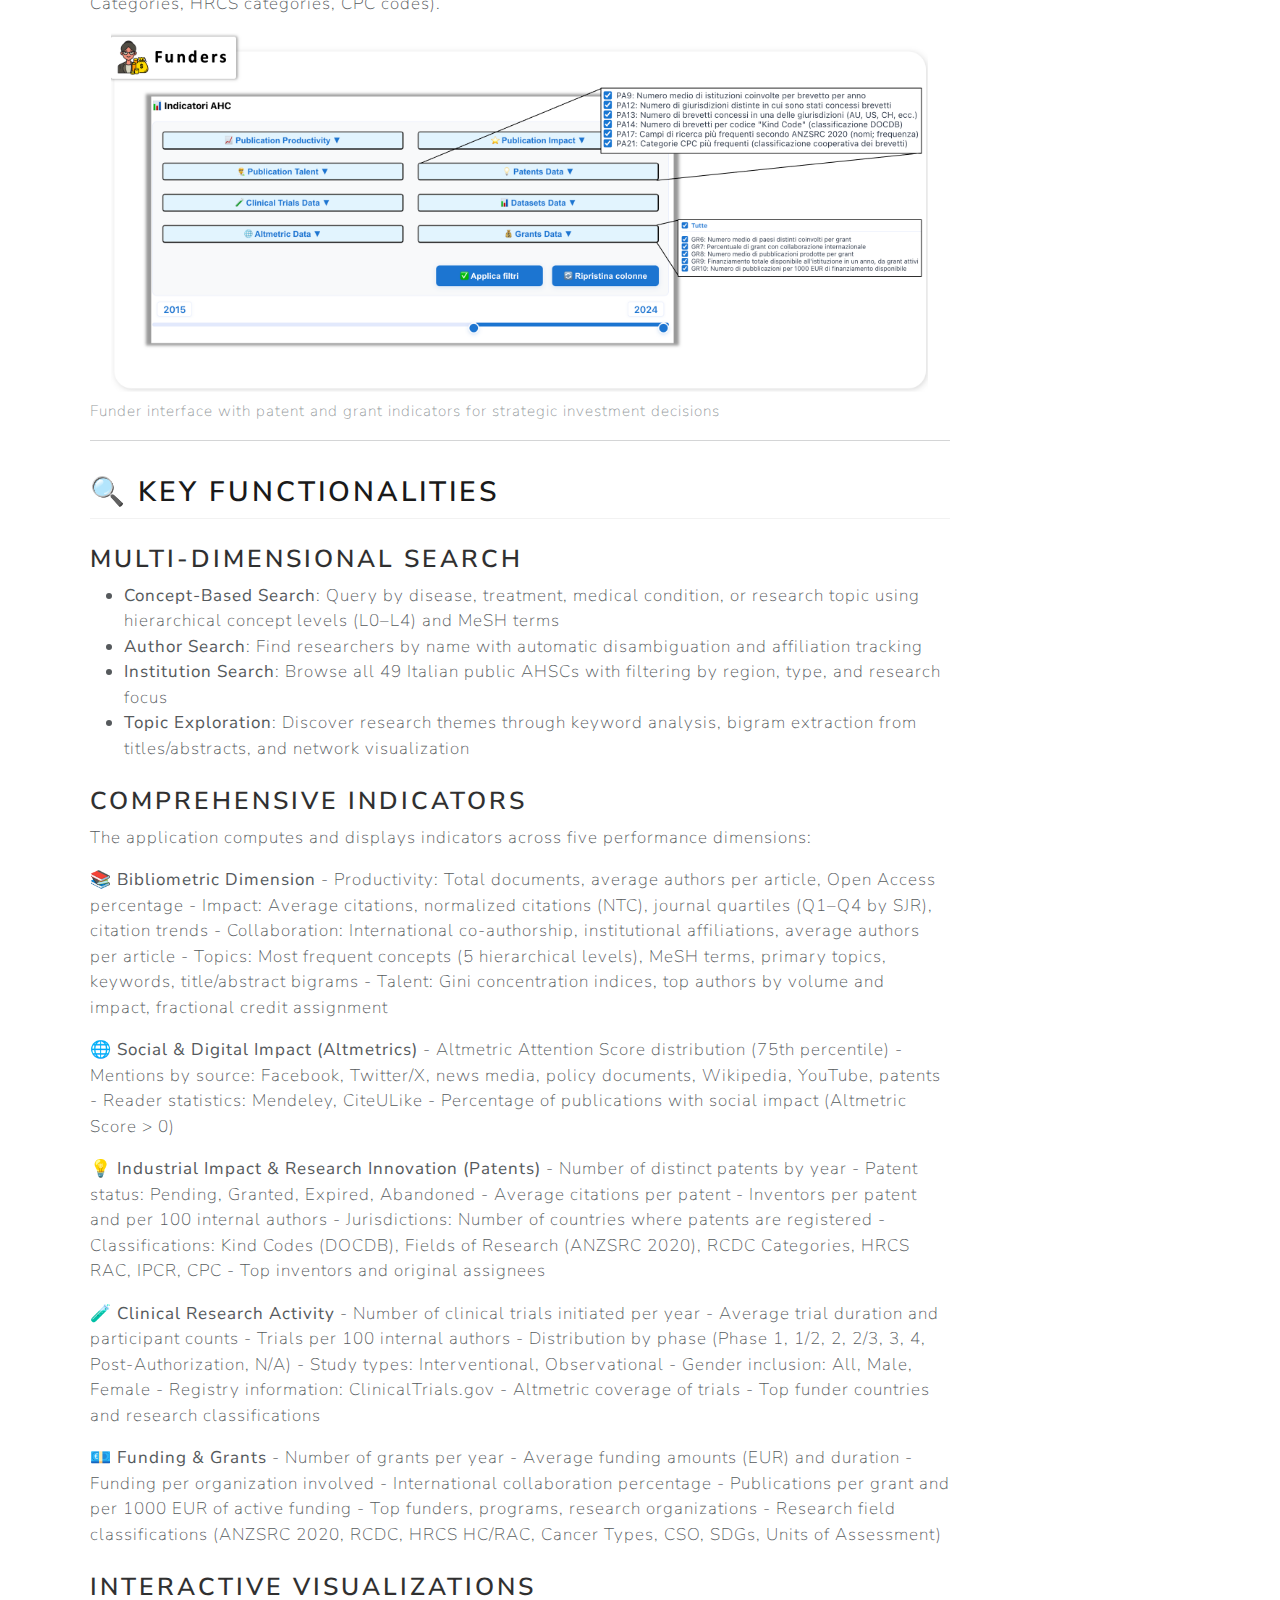
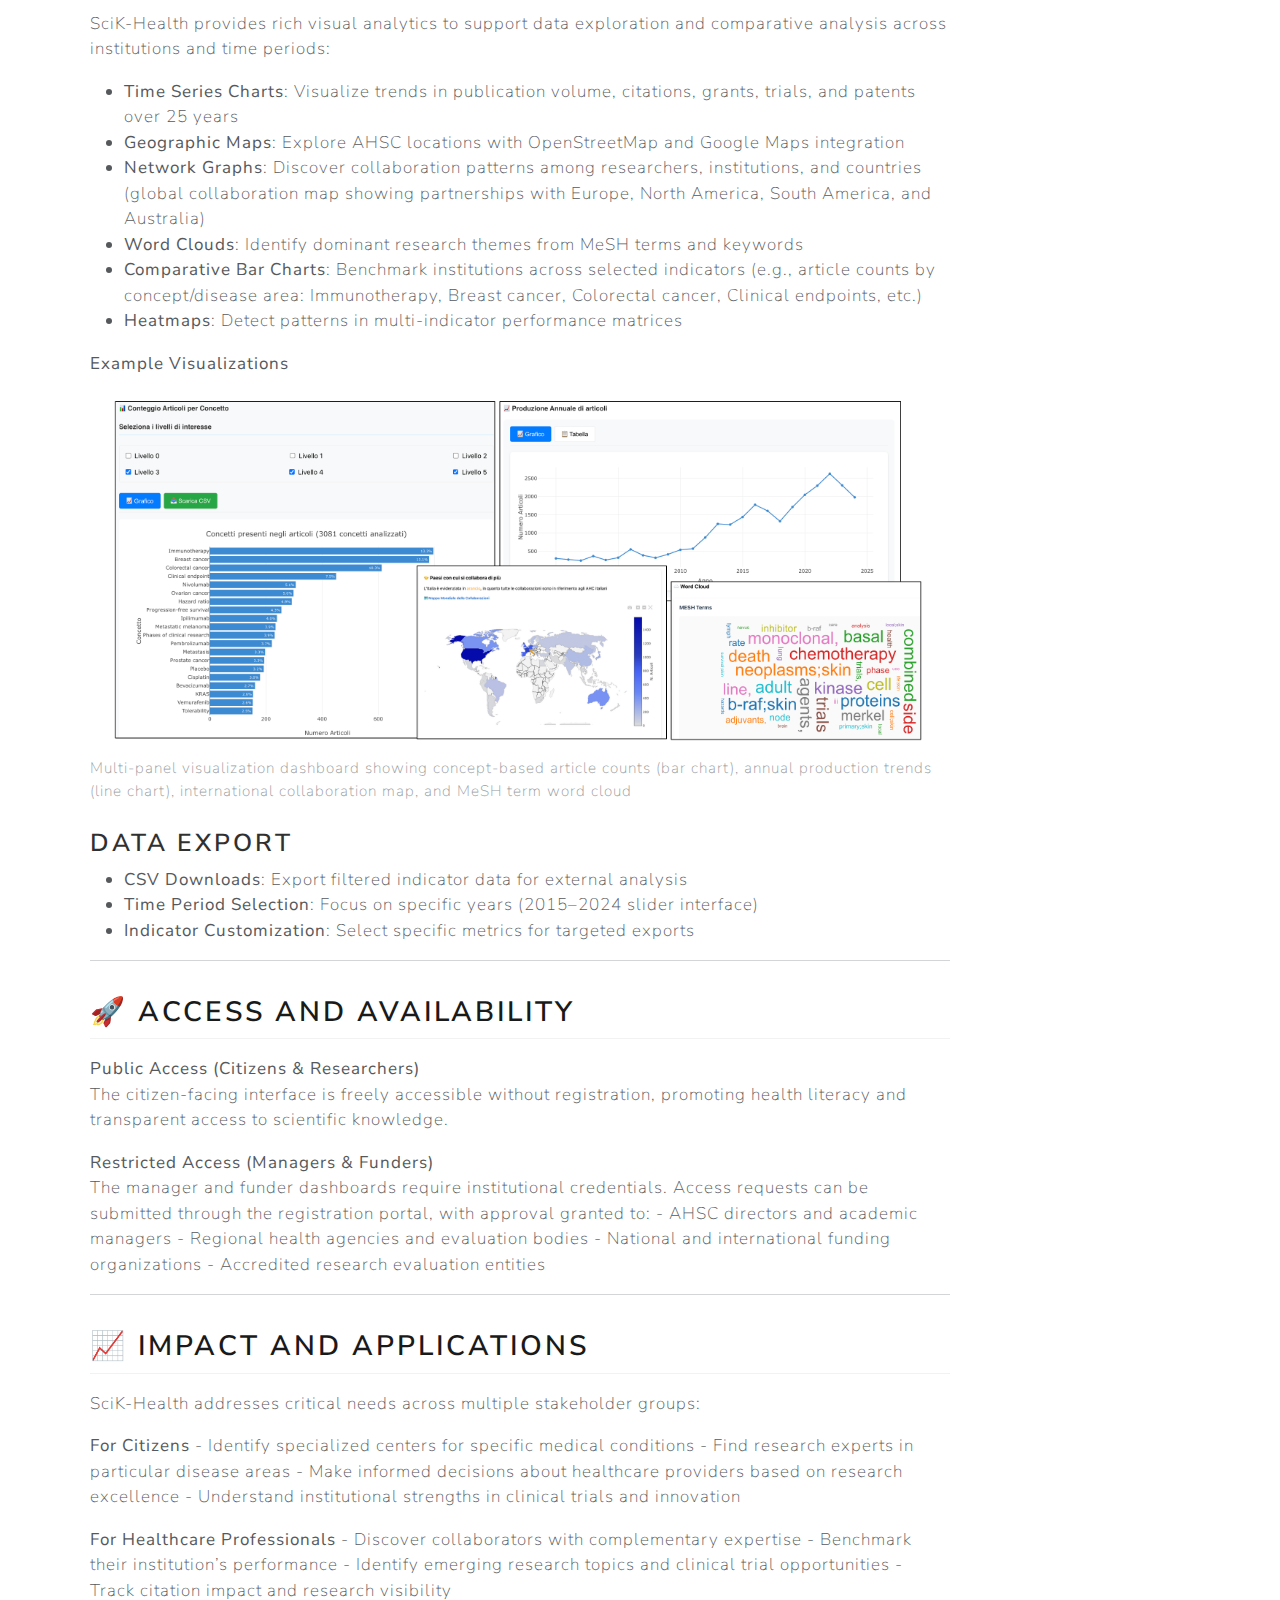
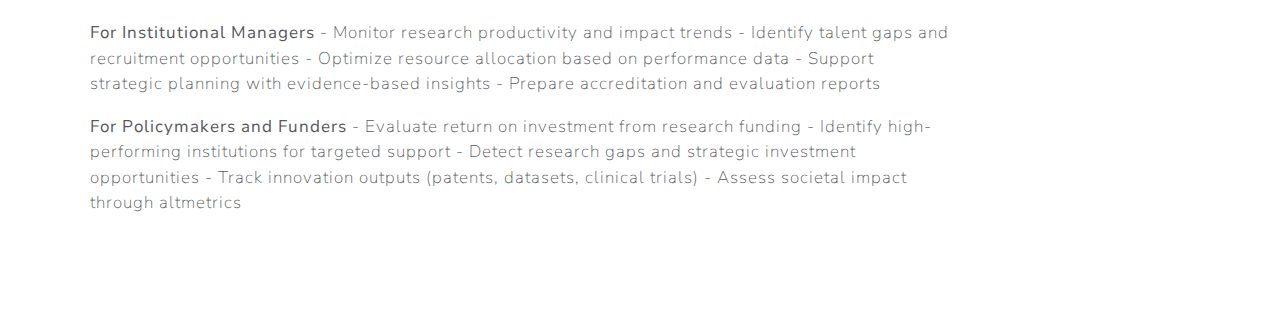
<file: docs/scikhealth_webapp.html>
<!DOCTYPE html>
<html xmlns="http://www.w3.org/1999/xhtml" lang="en" xml:lang="en"><head>

<meta charset="utf-8">
<meta name="generator" content="quarto-1.6.42">

<meta name="viewport" content="width=device-width, initial-scale=1.0, user-scalable=yes">


<title>SciK-Health App – SciK-Health</title>
<style>
code{white-space: pre-wrap;}
span.smallcaps{font-variant: small-caps;}
div.columns{display: flex; gap: min(4vw, 1.5em);}
div.column{flex: auto; overflow-x: auto;}
div.hanging-indent{margin-left: 1.5em; text-indent: -1.5em;}
ul.task-list{list-style: none;}
ul.task-list li input[type="checkbox"] {
  width: 0.8em;
  margin: 0 0.8em 0.2em -1em; /* quarto-specific, see https://github.com/quarto-dev/quarto-cli/issues/4556 */ 
  vertical-align: middle;
}
</style>


<script src="site_libs/quarto-nav/quarto-nav.js"></script>
<script src="site_libs/quarto-nav/headroom.min.js"></script>
<script src="site_libs/clipboard/clipboard.min.js"></script>
<script src="site_libs/quarto-search/autocomplete.umd.js"></script>
<script src="site_libs/quarto-search/fuse.min.js"></script>
<script src="site_libs/quarto-search/quarto-search.js"></script>
<meta name="quarto:offset" content="./">
<script src="site_libs/quarto-html/quarto.js"></script>
<script src="site_libs/quarto-html/popper.min.js"></script>
<script src="site_libs/quarto-html/tippy.umd.min.js"></script>
<script src="site_libs/quarto-html/anchor.min.js"></script>
<link href="site_libs/quarto-html/tippy.css" rel="stylesheet">
<link href="site_libs/quarto-html/quarto-syntax-highlighting-2f5df379a58b258e96c21c0638c20c03.css" rel="stylesheet" id="quarto-text-highlighting-styles">
<script src="site_libs/bootstrap/bootstrap.min.js"></script>
<link href="site_libs/bootstrap/bootstrap-icons.css" rel="stylesheet">
<link href="site_libs/bootstrap/bootstrap-4968d28af72d4e5a34172c9bc5ef961b.min.css" rel="stylesheet" append-hash="true" id="quarto-bootstrap" data-mode="light">
<script id="quarto-search-options" type="application/json">{
  "location": "navbar",
  "copy-button": false,
  "collapse-after": 3,
  "panel-placement": "end",
  "type": "overlay",
  "limit": 50,
  "keyboard-shortcut": [
    "f",
    "/",
    "s"
  ],
  "show-item-context": false,
  "language": {
    "search-no-results-text": "No results",
    "search-matching-documents-text": "matching documents",
    "search-copy-link-title": "Copy link to search",
    "search-hide-matches-text": "Hide additional matches",
    "search-more-match-text": "more match in this document",
    "search-more-matches-text": "more matches in this document",
    "search-clear-button-title": "Clear",
    "search-text-placeholder": "",
    "search-detached-cancel-button-title": "Cancel",
    "search-submit-button-title": "Submit",
    "search-label": "Search"
  }
}</script>
<!-- banner.html -->
<style>
  .scik-banner {
    background-color: #3A64AA;
    padding: 0.5rem 0;
    text-align: center;
  }

  .scik-banner img {
    height: 100px; /* ← regola qui la dimensione dell'immagine */
    width: auto;
    display: inline-block;
  }
</style>

</head><body class="nav-fixed"><div class="scik-banner">
  <img src="www/BannerPNRRFII.png" alt="SciK-Health Banner">
</div>


<link rel="stylesheet" href="styles.css">




<div id="quarto-search-results"></div>
  <header id="quarto-header" class="headroom fixed-top">
    <nav class="navbar navbar-expand-lg " data-bs-theme="dark">
      <div class="navbar-container container-fluid">
      <div class="navbar-brand-container mx-auto">
    <a class="navbar-brand" href="./index.html">
    <span class="navbar-title">SciK-Health</span>
    </a>
  </div>
            <div id="quarto-search" class="" title="Search"></div>
          <button class="navbar-toggler" type="button" data-bs-toggle="collapse" data-bs-target="#navbarCollapse" aria-controls="navbarCollapse" role="menu" aria-expanded="false" aria-label="Toggle navigation" onclick="if (window.quartoToggleHeadroom) { window.quartoToggleHeadroom(); }">
  <span class="navbar-toggler-icon"></span>
</button>
          <div class="collapse navbar-collapse" id="navbarCollapse">
            <ul class="navbar-nav navbar-nav-scroll me-auto">
  <li class="nav-item">
    <a class="nav-link" href="./theProject.html"> 
<span class="menu-text">The Project</span></a>
  </li>  
  <li class="nav-item">
    <a class="nav-link" href="./team.html"> 
<span class="menu-text">Research Team</span></a>
  </li>  
  <li class="nav-item dropdown ">
    <a class="nav-link dropdown-toggle" href="#" id="nav-menu-research-metrics" role="link" data-bs-toggle="dropdown" aria-expanded="false">
 <span class="menu-text">Research Metrics</span>
    </a>
    <ul class="dropdown-menu" aria-labelledby="nav-menu-research-metrics">    
        <li>
    <a class="dropdown-item" href="./sources.html">
 <span class="dropdown-text">Sources</span></a>
  </li>  
        <li>
    <a class="dropdown-item" href="./performance.html">
 <span class="dropdown-text">Performance Indicators</span></a>
  </li>  
        <li>
    <a class="dropdown-item" href="./rdaisy.html">
 <span class="dropdown-text">R-daisy</span></a>
  </li>  
    </ul>
  </li>
  <li class="nav-item dropdown ">
    <a class="nav-link dropdown-toggle" href="#" id="nav-menu-data-repository" role="link" data-bs-toggle="dropdown" aria-expanded="false">
 <span class="menu-text">Data repository</span>
    </a>
    <ul class="dropdown-menu" aria-labelledby="nav-menu-data-repository">    
        <li>
    <a class="dropdown-item" href="./description.html">
 <span class="dropdown-text">Data Description</span></a>
  </li>  
        <li>
    <a class="dropdown-item" href="./datastructure.html">
 <span class="dropdown-text">Data Structure</span></a>
  </li>  
        <li>
    <a class="dropdown-item" href="./data.html">
 <span class="dropdown-text">AHC data</span></a>
  </li>  
    </ul>
  </li>
  <li class="nav-item">
    <a class="nav-link active" href="./scikhealth_webapp.html" aria-current="page"> 
<span class="menu-text">SciK-Health App</span></a>
  </li>  
  <li class="nav-item dropdown ">
    <a class="nav-link dropdown-toggle" href="#" id="nav-menu-references--products" role="link" data-bs-toggle="dropdown" aria-expanded="false">
 <span class="menu-text">References &amp; Products</span>
    </a>
    <ul class="dropdown-menu" aria-labelledby="nav-menu-references--products">    
        <li>
    <a class="dropdown-item" href="./references.html">
 <span class="dropdown-text">Project References</span></a>
  </li>  
        <li>
    <a class="dropdown-item" href="./publications.html">
 <span class="dropdown-text">Publications</span></a>
  </li>  
        <li>
    <a class="dropdown-item" href="./conferences.html">
 <span class="dropdown-text">Conferences</span></a>
  </li>  
        <li>
    <a class="dropdown-item" href="./workshops.html">
 <span class="dropdown-text">Workshops</span></a>
  </li>  
        <li>
    <a class="dropdown-item" href="./organizedSessions.html">
 <span class="dropdown-text">Organized Conference Sessions</span></a>
  </li>  
        <li>
    <a class="dropdown-item" href="./teamMeetings.html">
 <span class="dropdown-text">Team Meetings</span></a>
  </li>  
    </ul>
  </li>
</ul>
          </div> <!-- /navcollapse -->
            <div class="quarto-navbar-tools">
</div>
      </div> <!-- /container-fluid -->
    </nav>
</header>
<!-- content -->
<div id="quarto-content" class="quarto-container page-columns page-rows-contents page-layout-full page-navbar">
<!-- sidebar -->
<!-- margin-sidebar -->
    <div id="quarto-margin-sidebar" class="sidebar margin-sidebar">
        <nav id="TOC" role="doc-toc" class="toc-active">
    <h2 id="toc-title">On this page</h2>
   
  <ul>
  <li><a href="#scik-health-exploring-diseases-experts-and-research-centres-with-one-question" id="toc-scik-health-exploring-diseases-experts-and-research-centres-with-one-question" class="nav-link active" data-scroll-target="#scik-health-exploring-diseases-experts-and-research-centres-with-one-question">🌐 SciK-Health: Exploring Diseases, Experts, and Research Centres with One Question</a></li>
  <li><a href="#the-data-foundation" id="toc-the-data-foundation" class="nav-link" data-scroll-target="#the-data-foundation">📊 The Data Foundation</a>
  <ul class="collapse">
  <li><a href="#data-sources" id="toc-data-sources" class="nav-link" data-scroll-target="#data-sources">Data Sources</a></li>
  </ul></li>
  <li><a href="#role-based-access-three-user-perspectives" id="toc-role-based-access-three-user-perspectives" class="nav-link" data-scroll-target="#role-based-access-three-user-perspectives">🎯 Role-Based Access: Three User Perspectives</a>
  <ul class="collapse">
  <li><a href="#citizens" id="toc-citizens" class="nav-link" data-scroll-target="#citizens">👥 Citizens</a></li>
  <li><a href="#managers" id="toc-managers" class="nav-link" data-scroll-target="#managers">👔 Managers</a></li>
  <li><a href="#funders" id="toc-funders" class="nav-link" data-scroll-target="#funders">💰 Funders</a></li>
  </ul></li>
  <li><a href="#key-functionalities" id="toc-key-functionalities" class="nav-link" data-scroll-target="#key-functionalities">🔍 Key Functionalities</a>
  <ul class="collapse">
  <li><a href="#multi-dimensional-search" id="toc-multi-dimensional-search" class="nav-link" data-scroll-target="#multi-dimensional-search">Multi-Dimensional Search</a></li>
  <li><a href="#comprehensive-indicators" id="toc-comprehensive-indicators" class="nav-link" data-scroll-target="#comprehensive-indicators">Comprehensive Indicators</a></li>
  <li><a href="#interactive-visualizations" id="toc-interactive-visualizations" class="nav-link" data-scroll-target="#interactive-visualizations">Interactive Visualizations</a></li>
  <li><a href="#data-export" id="toc-data-export" class="nav-link" data-scroll-target="#data-export">Data Export</a></li>
  </ul></li>
  <li><a href="#access-and-availability" id="toc-access-and-availability" class="nav-link" data-scroll-target="#access-and-availability">🚀 Access and Availability</a></li>
  <li><a href="#impact-and-applications" id="toc-impact-and-applications" class="nav-link" data-scroll-target="#impact-and-applications">📈 Impact and Applications</a></li>
  </ul>
</nav>
    </div>
<!-- main -->
<main class="content column-page-left" id="quarto-document-content">

<header id="title-block-header" class="quarto-title-block default">
<div class="quarto-title">
<h1 class="title">SciK-Health App</h1>
</div>



<div class="quarto-title-meta column-page-left">

    
  
    
  </div>
  


</header>


<section id="scik-health-exploring-diseases-experts-and-research-centres-with-one-question" class="level2">
<h2 class="anchored" data-anchor-id="scik-health-exploring-diseases-experts-and-research-centres-with-one-question">🌐 SciK-Health: Exploring Diseases, Experts, and Research Centres with One Question</h2>
<p><strong>SciK-Health</strong> (<em>Scientific Knowledge in Health</em>) is an innovative web application designed to transform the scientific production of Italian Academic Health Science Centres (AHSCs) into actionable knowledge for citizens, healthcare professionals, policymakers, and researchers.</p>
<p>The application provides intuitive access to a comprehensive database integrating over 25 years of scientific production from 49 Italian public AHSCs, enabling users to explore diseases, identify research experts, and evaluate institutional performance through a unified query interface.</p>
<hr>
</section>
<section id="the-data-foundation" class="level2">
<h2 class="anchored" data-anchor-id="the-data-foundation">📊 The Data Foundation</h2>
<p>SciK-Health is built on an integrated data pipeline that combines bibliometric records, clinical trials, patents, grants, datasets, and social impact metrics from multiple authoritative sources:</p>
<section id="data-sources" class="level3">
<h3 class="anchored" data-anchor-id="data-sources">Data Sources</h3>
<ul>
<li><strong>OpenAlex</strong>: Over 220.000 scientific publications (2000–2024)
<ul>
<li>Full metadata including titles, abstracts, authors, affiliations, MeSH terms, concepts, and citation networks</li>
<li>Open Access status and cost information</li>
<li>Research Organization Registry (ROR) identifiers for institutional disambiguation</li>
</ul></li>
<li><strong>Dimensions</strong>: Comprehensive scientometric data
<ul>
<li>Clinical trials with participant information, phases, and investigator details</li>
<li>Research grants with funding amounts and duration</li>
<li>Patents with jurisdiction, inventor names, and classification codes</li>
<li>Datasets with repository links and research categories</li>
</ul></li>
<li><strong>Altmetric</strong>: Social and digital impact metrics
<ul>
<li>Over 74.000 articles with Altmetric Attention Scores</li>
<li>Mentions across social media, news outlets, policy documents, and Wikipedia</li>
<li>Reader statistics from Mendeley and CiteULike</li>
</ul></li>
</ul>
<hr>
</section>
</section>
<section id="role-based-access-three-user-perspectives" class="level2">
<h2 class="anchored" data-anchor-id="role-based-access-three-user-perspectives">🎯 Role-Based Access: Three User Perspectives</h2>
<p>SciK-Health adopts a role-based design philosophy, offering tailored interfaces and functionalities for three primary user groups:</p>
<div class="quarto-figure quarto-figure-center">
<figure class="figure">
<p><img src="www/accessUsers.png" class="img-fluid figure-img" style="width:90.0%"></p>
<figcaption>Role-based access system with three distinct user profiles</figcaption>
</figure>
</div>
<section id="citizens" class="level3">
<h3 class="anchored" data-anchor-id="citizens">👥 Citizens</h3>
<p><strong>Purpose</strong>: Communication and public value</p>
<p>For citizens seeking reliable health information, SciK-Health provides:</p>
<ul>
<li><strong>Unified Search</strong>: A single query interface to explore diseases, treatments, and research centers across all Italian AHSCs</li>
<li><strong>Expert Identification</strong>: Find leading researchers by topic, disease, or medical specialty</li>
<li><strong>Institutional Comparison</strong>: Compare AHSCs based on scientific production, clinical trials, and research impact</li>
<li><strong>Transparent Metrics</strong>: Access comprehensive statistics on publications, citations, grants, and clinical trials per institution</li>
<li><strong>Geographic Visualization</strong>: Interactive maps showing AHSC locations and their research profiles</li>
</ul>
<p>The citizen interface emphasizes accessibility and health literacy, enabling informed decision-making about healthcare providers and treatment options.</p>
<p><strong>Unified Search Interface</strong></p>
<p>The citizen portal provides an intuitive search system with regional filters and concept-based queries. Users can search by disease, treatment, or medical condition, with autocomplete suggestions helping to refine searches across nearly 30,000 indexed concepts.</p>
<div class="quarto-figure quarto-figure-center">
<figure class="figure">
<p><img src="www/search.png" class="img-fluid figure-img" style="width:95.0%"></p>
<figcaption>Citizen search interface with regional filters and concept-based search</figcaption>
</figure>
</div>
<p><strong>Institutional Overview and Statistics</strong></p>
<p>Once an AHSC is selected, users can access comprehensive statistics organized in four main tabs: Overview, Articles (Articoli), MedStars (top researchers), and Researchers (Ricercatori). The Overview tab provides key performance metrics including total publications, grants, clinical trials, citations, researchers on the topic, and average article age.</p>
<div class="quarto-figure quarto-figure-center">
<figure class="figure">
<p><img src="www/mainInfoStructure.png" class="img-fluid figure-img" style="width:95.0%"></p>
<figcaption>Institutional overview with comprehensive statistics and geographic location</figcaption>
</figure>
</div>
<p><strong>Detailed Tabs for In-Depth Exploration</strong></p>
<p>The tabbed interface allows citizens to drill down into specific aspects of research performance:</p>
<ul>
<li><strong>Articles Tab</strong>: Browse publications by title, citations, and authors with links to PubMed and OpenAlex</li>
<li><strong>MedStar Tab</strong>: Discover top-performing researchers ranked by publication volume and citation impact<br>
</li>
<li><strong>Researchers Tab</strong>: Search for specific researchers with detailed profiles showing article counts and total citations</li>
</ul>
<div class="quarto-figure quarto-figure-center">
<figure class="figure">
<p><img src="www/tabs.png" class="img-fluid figure-img" style="width:95.0%"></p>
<figcaption>Multi-tab interface for articles, top researchers (MedStars), and complete researcher directory</figcaption>
</figure>
</div>
</section>
<section id="managers" class="level3">
<h3 class="anchored" data-anchor-id="managers">👔 Managers</h3>
<p><strong>Purpose</strong>: Internal resource management</p>
<p>For academic and healthcare managers, the platform offers:</p>
<ul>
<li><strong>Performance Dashboards</strong>: Monitor institutional productivity across five dimensions (bibliometric, social &amp; digital, industrial impact, clinical research, funding &amp; grants)</li>
<li><strong>Talent Analytics</strong>: Identify top-performing researchers (MedStars) based on publication volume, citation impact, and collaboration patterns</li>
<li><strong>Temporal Trends</strong>: Track research output evolution over time with dynamic visualizations</li>
<li><strong>Comparative Benchmarking</strong>: Position your institution relative to peer AHSCs</li>
<li><strong>Indicator Selection</strong>: Customize dashboards with over 100 performance indicators across publication productivity, impact, collaboration, talent distribution, clinical trials, patents, grants, and altmetrics</li>
</ul>
<p>The manager interface supports strategic planning, resource allocation, and evidence-based decision-making at the institutional level.</p>
<p><strong>Manager Dashboard: Institutional Performance at a Glance</strong></p>
<p>The manager portal provides a comprehensive view of institutional performance with geographic positioning, detailed statistics (comprehensive and filtered), and temporal trend visualizations. Managers can monitor key metrics including total articles, grants, clinical trials, and track the evolution of top researchers (MedStars) over time.</p>
<div class="quarto-figure quarto-figure-center">
<figure class="figure">
<p><img src="www/manegersAccess.png" class="img-fluid figure-img" style="width:95.0%"></p>
<figcaption>Manager dashboard with institutional overview, statistics, and MedStar production trends</figcaption>
</figure>
</div>
<p><strong>Customizable Indicator Selection</strong></p>
<p>Managers can select from over 100 performance indicators organized across the five key dimensions. The interface allows filtering by time period (2015-2024 slider), selecting specific indicator categories (Publication Productivity, Publication Impact, Publication Talent, Patents Data, Clinical Trials Data, Datasets Data, Altmetric Data, Grants Data), and exporting filtered data as CSV for further analysis.</p>
<p>Each dimension offers detailed sub-indicators. For example: - <strong>Publication Productivity</strong>: Total annual publications, average authors per article, percentage of Open Access articles - <strong>Altmetric Data</strong>: Number of articles with Altmetric scores, percentage with Altmetric &gt; 0, mentions by platform (Facebook, RSS blogs, Google+) - <strong>Patents Data</strong>: Average institutions involved per patent, distinct jurisdictions, number of patents per jurisdiction, Kind Code classifications, top research fields by ANZSRC 2020, CPC categories</p>
<div class="quarto-figure quarto-figure-center">
<figure class="figure">
<p><img src="www/managersIndicators.png" class="img-fluid figure-img" style="width:95.0%"></p>
<figcaption>Manager indicator selection interface with expandable categories and time period controls</figcaption>
</figure>
</div>
</section>
<section id="funders" class="level3">
<h3 class="anchored" data-anchor-id="funders">💰 Funders</h3>
<p><strong>Purpose</strong>: Strategic investments</p>
<p>For funding agencies and policymakers, SciK-Health provides:</p>
<ul>
<li><strong>Portfolio Analysis</strong>: Examine funded research across multiple dimensions and time periods</li>
<li><strong>Impact Assessment</strong>: Evaluate research outputs, citations, and societal engagement resulting from investments</li>
<li><strong>Innovation Metrics</strong>: Track patent production, technological domains, and knowledge transfer activities</li>
<li><strong>International Collaboration</strong>: Assess cross-border research partnerships and grant co-funding patterns</li>
<li><strong>Research Field Mapping</strong>: Identify emerging topics, research gaps, and strategic investment opportunities using ANZSRC, RCDC, HRCS, and CPC classifications</li>
</ul>
<p>The funder interface enables data-driven funding decisions and portfolio optimization based on comprehensive performance evidence.</p>
<p><strong>Funder Interface: Strategic Investment Analysis</strong></p>
<p>The funder portal provides specialized tools for analyzing research portfolios, innovation outputs, and funding effectiveness. The interface organizes indicators by research dimension with detailed metrics on patents (institutions per patent, jurisdictions, Kind Codes, ANZSRC research fields, CPC classifications) and grants (countries involved, international collaboration percentage, publications per grant, total funding availability, publication efficiency per 1000 EUR).</p>
<p>Funders can track temporal trends from 2015 to 2024, compare institutions across innovation metrics, and identify emerging research fields through detailed classification schemes (ANZSRC 2020, RCDC Categories, HRCS categories, CPC codes).</p>
<div class="quarto-figure quarto-figure-center">
<figure class="figure">
<p><img src="www/fundersAccess.png" class="img-fluid figure-img" style="width:95.0%"></p>
<figcaption>Funder interface with patent and grant indicators for strategic investment decisions</figcaption>
</figure>
</div>
<hr>
</section>
</section>
<section id="key-functionalities" class="level2">
<h2 class="anchored" data-anchor-id="key-functionalities">🔍 Key Functionalities</h2>
<section id="multi-dimensional-search" class="level3">
<h3 class="anchored" data-anchor-id="multi-dimensional-search">Multi-Dimensional Search</h3>
<ul>
<li><strong>Concept-Based Search</strong>: Query by disease, treatment, medical condition, or research topic using hierarchical concept levels (L0–L4) and MeSH terms</li>
<li><strong>Author Search</strong>: Find researchers by name with automatic disambiguation and affiliation tracking</li>
<li><strong>Institution Search</strong>: Browse all 49 Italian public AHSCs with filtering by region, type, and research focus</li>
<li><strong>Topic Exploration</strong>: Discover research themes through keyword analysis, bigram extraction from titles/abstracts, and network visualization</li>
</ul>
</section>
<section id="comprehensive-indicators" class="level3">
<h3 class="anchored" data-anchor-id="comprehensive-indicators">Comprehensive Indicators</h3>
<p>The application computes and displays indicators across five performance dimensions:</p>
<p><strong>📚 Bibliometric Dimension</strong> - Productivity: Total documents, average authors per article, Open Access percentage - Impact: Average citations, normalized citations (NTC), journal quartiles (Q1–Q4 by SJR), citation trends - Collaboration: International co-authorship, institutional affiliations, average authors per article - Topics: Most frequent concepts (5 hierarchical levels), MeSH terms, primary topics, keywords, title/abstract bigrams - Talent: Gini concentration indices, top authors by volume and impact, fractional credit assignment</p>
<p><strong>🌐 Social &amp; Digital Impact (Altmetrics)</strong> - Altmetric Attention Score distribution (75th percentile) - Mentions by source: Facebook, Twitter/X, news media, policy documents, Wikipedia, YouTube, patents - Reader statistics: Mendeley, CiteULike - Percentage of publications with social impact (Altmetric Score &gt; 0)</p>
<p><strong>💡 Industrial Impact &amp; Research Innovation (Patents)</strong> - Number of distinct patents by year - Patent status: Pending, Granted, Expired, Abandoned - Average citations per patent - Inventors per patent and per 100 internal authors - Jurisdictions: Number of countries where patents are registered - Classifications: Kind Codes (DOCDB), Fields of Research (ANZSRC 2020), RCDC Categories, HRCS RAC, IPCR, CPC - Top inventors and original assignees</p>
<p><strong>🧪 Clinical Research Activity</strong> - Number of clinical trials initiated per year - Average trial duration and participant counts - Trials per 100 internal authors - Distribution by phase (Phase 1, 1/2, 2, 2/3, 3, 4, Post-Authorization, N/A) - Study types: Interventional, Observational - Gender inclusion: All, Male, Female - Registry information: ClinicalTrials.gov - Altmetric coverage of trials - Top funder countries and research classifications</p>
<p><strong>💶 Funding &amp; Grants</strong> - Number of grants per year - Average funding amounts (EUR) and duration - Funding per organization involved - International collaboration percentage - Publications per grant and per 1000 EUR of active funding - Top funders, programs, research organizations - Research field classifications (ANZSRC 2020, RCDC, HRCS HC/RAC, Cancer Types, CSO, SDGs, Units of Assessment)</p>
</section>
<section id="interactive-visualizations" class="level3">
<h3 class="anchored" data-anchor-id="interactive-visualizations">Interactive Visualizations</h3>
<p>SciK-Health provides rich visual analytics to support data exploration and comparative analysis across institutions and time periods:</p>
<ul>
<li><strong>Time Series Charts</strong>: Visualize trends in publication volume, citations, grants, trials, and patents over 25 years</li>
<li><strong>Geographic Maps</strong>: Explore AHSC locations with OpenStreetMap and Google Maps integration</li>
<li><strong>Network Graphs</strong>: Discover collaboration patterns among researchers, institutions, and countries (global collaboration map showing partnerships with Europe, North America, South America, and Australia)</li>
<li><strong>Word Clouds</strong>: Identify dominant research themes from MeSH terms and keywords</li>
<li><strong>Comparative Bar Charts</strong>: Benchmark institutions across selected indicators (e.g., article counts by concept/disease area: Immunotherapy, Breast cancer, Colorectal cancer, Clinical endpoints, etc.)</li>
<li><strong>Heatmaps</strong>: Detect patterns in multi-indicator performance matrices</li>
</ul>
<p><strong>Example Visualizations</strong></p>
<div class="quarto-figure quarto-figure-center">
<figure class="figure">
<p><img src="www/somePlots.png" class="img-fluid figure-img" style="width:95.0%"></p>
<figcaption>Multi-panel visualization dashboard showing concept-based article counts (bar chart), annual production trends (line chart), international collaboration map, and MeSH term word cloud</figcaption>
</figure>
</div>
</section>
<section id="data-export" class="level3">
<h3 class="anchored" data-anchor-id="data-export">Data Export</h3>
<ul>
<li><strong>CSV Downloads</strong>: Export filtered indicator data for external analysis</li>
<li><strong>Time Period Selection</strong>: Focus on specific years (2015–2024 slider interface)</li>
<li><strong>Indicator Customization</strong>: Select specific metrics for targeted exports</li>
</ul>
<hr>
</section>
</section>
<section id="access-and-availability" class="level2">
<h2 class="anchored" data-anchor-id="access-and-availability">🚀 Access and Availability</h2>
<p><strong>Public Access (Citizens &amp; Researchers)</strong><br>
The citizen-facing interface is freely accessible without registration, promoting health literacy and transparent access to scientific knowledge.</p>
<p><strong>Restricted Access (Managers &amp; Funders)</strong><br>
The manager and funder dashboards require institutional credentials. Access requests can be submitted through the registration portal, with approval granted to: - AHSC directors and academic managers - Regional health agencies and evaluation bodies - National and international funding organizations - Accredited research evaluation entities</p>
<hr>
</section>
<section id="impact-and-applications" class="level2">
<h2 class="anchored" data-anchor-id="impact-and-applications">📈 Impact and Applications</h2>
<p>SciK-Health addresses critical needs across multiple stakeholder groups:</p>
<p><strong>For Citizens</strong> - Identify specialized centers for specific medical conditions - Find research experts in particular disease areas - Make informed decisions about healthcare providers based on research excellence - Understand institutional strengths in clinical trials and innovation</p>
<p><strong>For Healthcare Professionals</strong> - Discover collaborators with complementary expertise - Benchmark their institution’s performance - Identify emerging research topics and clinical trial opportunities - Track citation impact and research visibility</p>
<p><strong>For Institutional Managers</strong> - Monitor research productivity and impact trends - Identify talent gaps and recruitment opportunities - Optimize resource allocation based on performance data - Support strategic planning with evidence-based insights - Prepare accreditation and evaluation reports</p>
<p><strong>For Policymakers and Funders</strong> - Evaluate return on investment from research funding - Identify high-performing institutions for targeted support - Detect research gaps and strategic investment opportunities - Track innovation outputs (patents, datasets, clinical trials) - Assess societal impact through altmetrics</p>


</section>

</main> <!-- /main -->
<script id="quarto-html-after-body" type="application/javascript">
window.document.addEventListener("DOMContentLoaded", function (event) {
  const toggleBodyColorMode = (bsSheetEl) => {
    const mode = bsSheetEl.getAttribute("data-mode");
    const bodyEl = window.document.querySelector("body");
    if (mode === "dark") {
      bodyEl.classList.add("quarto-dark");
      bodyEl.classList.remove("quarto-light");
    } else {
      bodyEl.classList.add("quarto-light");
      bodyEl.classList.remove("quarto-dark");
    }
  }
  const toggleBodyColorPrimary = () => {
    const bsSheetEl = window.document.querySelector("link#quarto-bootstrap");
    if (bsSheetEl) {
      toggleBodyColorMode(bsSheetEl);
    }
  }
  toggleBodyColorPrimary();  
  const icon = "";
  const anchorJS = new window.AnchorJS();
  anchorJS.options = {
    placement: 'right',
    icon: icon
  };
  anchorJS.add('.anchored');
  const isCodeAnnotation = (el) => {
    for (const clz of el.classList) {
      if (clz.startsWith('code-annotation-')) {                     
        return true;
      }
    }
    return false;
  }
  const onCopySuccess = function(e) {
    // button target
    const button = e.trigger;
    // don't keep focus
    button.blur();
    // flash "checked"
    button.classList.add('code-copy-button-checked');
    var currentTitle = button.getAttribute("title");
    button.setAttribute("title", "Copied!");
    let tooltip;
    if (window.bootstrap) {
      button.setAttribute("data-bs-toggle", "tooltip");
      button.setAttribute("data-bs-placement", "left");
      button.setAttribute("data-bs-title", "Copied!");
      tooltip = new bootstrap.Tooltip(button, 
        { trigger: "manual", 
          customClass: "code-copy-button-tooltip",
          offset: [0, -8]});
      tooltip.show();    
    }
    setTimeout(function() {
      if (tooltip) {
        tooltip.hide();
        button.removeAttribute("data-bs-title");
        button.removeAttribute("data-bs-toggle");
        button.removeAttribute("data-bs-placement");
      }
      button.setAttribute("title", currentTitle);
      button.classList.remove('code-copy-button-checked');
    }, 1000);
    // clear code selection
    e.clearSelection();
  }
  const getTextToCopy = function(trigger) {
      const codeEl = trigger.previousElementSibling.cloneNode(true);
      for (const childEl of codeEl.children) {
        if (isCodeAnnotation(childEl)) {
          childEl.remove();
        }
      }
      return codeEl.innerText;
  }
  const clipboard = new window.ClipboardJS('.code-copy-button:not([data-in-quarto-modal])', {
    text: getTextToCopy
  });
  clipboard.on('success', onCopySuccess);
  if (window.document.getElementById('quarto-embedded-source-code-modal')) {
    const clipboardModal = new window.ClipboardJS('.code-copy-button[data-in-quarto-modal]', {
      text: getTextToCopy,
      container: window.document.getElementById('quarto-embedded-source-code-modal')
    });
    clipboardModal.on('success', onCopySuccess);
  }
    var localhostRegex = new RegExp(/^(?:http|https):\/\/localhost\:?[0-9]*\//);
    var mailtoRegex = new RegExp(/^mailto:/);
      var filterRegex = new RegExp('/' + window.location.host + '/');
    var isInternal = (href) => {
        return filterRegex.test(href) || localhostRegex.test(href) || mailtoRegex.test(href);
    }
    // Inspect non-navigation links and adorn them if external
 	var links = window.document.querySelectorAll('a[href]:not(.nav-link):not(.navbar-brand):not(.toc-action):not(.sidebar-link):not(.sidebar-item-toggle):not(.pagination-link):not(.no-external):not([aria-hidden]):not(.dropdown-item):not(.quarto-navigation-tool):not(.about-link)');
    for (var i=0; i<links.length; i++) {
      const link = links[i];
      if (!isInternal(link.href)) {
        // undo the damage that might have been done by quarto-nav.js in the case of
        // links that we want to consider external
        if (link.dataset.originalHref !== undefined) {
          link.href = link.dataset.originalHref;
        }
      }
    }
  function tippyHover(el, contentFn, onTriggerFn, onUntriggerFn) {
    const config = {
      allowHTML: true,
      maxWidth: 500,
      delay: 100,
      arrow: false,
      appendTo: function(el) {
          return el.parentElement;
      },
      interactive: true,
      interactiveBorder: 10,
      theme: 'quarto',
      placement: 'bottom-start',
    };
    if (contentFn) {
      config.content = contentFn;
    }
    if (onTriggerFn) {
      config.onTrigger = onTriggerFn;
    }
    if (onUntriggerFn) {
      config.onUntrigger = onUntriggerFn;
    }
    window.tippy(el, config); 
  }
  const noterefs = window.document.querySelectorAll('a[role="doc-noteref"]');
  for (var i=0; i<noterefs.length; i++) {
    const ref = noterefs[i];
    tippyHover(ref, function() {
      // use id or data attribute instead here
      let href = ref.getAttribute('data-footnote-href') || ref.getAttribute('href');
      try { href = new URL(href).hash; } catch {}
      const id = href.replace(/^#\/?/, "");
      const note = window.document.getElementById(id);
      if (note) {
        return note.innerHTML;
      } else {
        return "";
      }
    });
  }
  const xrefs = window.document.querySelectorAll('a.quarto-xref');
  const processXRef = (id, note) => {
    // Strip column container classes
    const stripColumnClz = (el) => {
      el.classList.remove("page-full", "page-columns");
      if (el.children) {
        for (const child of el.children) {
          stripColumnClz(child);
        }
      }
    }
    stripColumnClz(note)
    if (id === null || id.startsWith('sec-')) {
      // Special case sections, only their first couple elements
      const container = document.createElement("div");
      if (note.children && note.children.length > 2) {
        container.appendChild(note.children[0].cloneNode(true));
        for (let i = 1; i < note.children.length; i++) {
          const child = note.children[i];
          if (child.tagName === "P" && child.innerText === "") {
            continue;
          } else {
            container.appendChild(child.cloneNode(true));
            break;
          }
        }
        if (window.Quarto?.typesetMath) {
          window.Quarto.typesetMath(container);
        }
        return container.innerHTML
      } else {
        if (window.Quarto?.typesetMath) {
          window.Quarto.typesetMath(note);
        }
        return note.innerHTML;
      }
    } else {
      // Remove any anchor links if they are present
      const anchorLink = note.querySelector('a.anchorjs-link');
      if (anchorLink) {
        anchorLink.remove();
      }
      if (window.Quarto?.typesetMath) {
        window.Quarto.typesetMath(note);
      }
      if (note.classList.contains("callout")) {
        return note.outerHTML;
      } else {
        return note.innerHTML;
      }
    }
  }
  for (var i=0; i<xrefs.length; i++) {
    const xref = xrefs[i];
    tippyHover(xref, undefined, function(instance) {
      instance.disable();
      let url = xref.getAttribute('href');
      let hash = undefined; 
      if (url.startsWith('#')) {
        hash = url;
      } else {
        try { hash = new URL(url).hash; } catch {}
      }
      if (hash) {
        const id = hash.replace(/^#\/?/, "");
        const note = window.document.getElementById(id);
        if (note !== null) {
          try {
            const html = processXRef(id, note.cloneNode(true));
            instance.setContent(html);
          } finally {
            instance.enable();
            instance.show();
          }
        } else {
          // See if we can fetch this
          fetch(url.split('#')[0])
          .then(res => res.text())
          .then(html => {
            const parser = new DOMParser();
            const htmlDoc = parser.parseFromString(html, "text/html");
            const note = htmlDoc.getElementById(id);
            if (note !== null) {
              const html = processXRef(id, note);
              instance.setContent(html);
            } 
          }).finally(() => {
            instance.enable();
            instance.show();
          });
        }
      } else {
        // See if we can fetch a full url (with no hash to target)
        // This is a special case and we should probably do some content thinning / targeting
        fetch(url)
        .then(res => res.text())
        .then(html => {
          const parser = new DOMParser();
          const htmlDoc = parser.parseFromString(html, "text/html");
          const note = htmlDoc.querySelector('main.content');
          if (note !== null) {
            // This should only happen for chapter cross references
            // (since there is no id in the URL)
            // remove the first header
            if (note.children.length > 0 && note.children[0].tagName === "HEADER") {
              note.children[0].remove();
            }
            const html = processXRef(null, note);
            instance.setContent(html);
          } 
        }).finally(() => {
          instance.enable();
          instance.show();
        });
      }
    }, function(instance) {
    });
  }
      let selectedAnnoteEl;
      const selectorForAnnotation = ( cell, annotation) => {
        let cellAttr = 'data-code-cell="' + cell + '"';
        let lineAttr = 'data-code-annotation="' +  annotation + '"';
        const selector = 'span[' + cellAttr + '][' + lineAttr + ']';
        return selector;
      }
      const selectCodeLines = (annoteEl) => {
        const doc = window.document;
        const targetCell = annoteEl.getAttribute("data-target-cell");
        const targetAnnotation = annoteEl.getAttribute("data-target-annotation");
        const annoteSpan = window.document.querySelector(selectorForAnnotation(targetCell, targetAnnotation));
        const lines = annoteSpan.getAttribute("data-code-lines").split(",");
        const lineIds = lines.map((line) => {
          return targetCell + "-" + line;
        })
        let top = null;
        let height = null;
        let parent = null;
        if (lineIds.length > 0) {
            //compute the position of the single el (top and bottom and make a div)
            const el = window.document.getElementById(lineIds[0]);
            top = el.offsetTop;
            height = el.offsetHeight;
            parent = el.parentElement.parentElement;
          if (lineIds.length > 1) {
            const lastEl = window.document.getElementById(lineIds[lineIds.length - 1]);
            const bottom = lastEl.offsetTop + lastEl.offsetHeight;
            height = bottom - top;
          }
          if (top !== null && height !== null && parent !== null) {
            // cook up a div (if necessary) and position it 
            let div = window.document.getElementById("code-annotation-line-highlight");
            if (div === null) {
              div = window.document.createElement("div");
              div.setAttribute("id", "code-annotation-line-highlight");
              div.style.position = 'absolute';
              parent.appendChild(div);
            }
            div.style.top = top - 2 + "px";
            div.style.height = height + 4 + "px";
            div.style.left = 0;
            let gutterDiv = window.document.getElementById("code-annotation-line-highlight-gutter");
            if (gutterDiv === null) {
              gutterDiv = window.document.createElement("div");
              gutterDiv.setAttribute("id", "code-annotation-line-highlight-gutter");
              gutterDiv.style.position = 'absolute';
              const codeCell = window.document.getElementById(targetCell);
              const gutter = codeCell.querySelector('.code-annotation-gutter');
              gutter.appendChild(gutterDiv);
            }
            gutterDiv.style.top = top - 2 + "px";
            gutterDiv.style.height = height + 4 + "px";
          }
          selectedAnnoteEl = annoteEl;
        }
      };
      const unselectCodeLines = () => {
        const elementsIds = ["code-annotation-line-highlight", "code-annotation-line-highlight-gutter"];
        elementsIds.forEach((elId) => {
          const div = window.document.getElementById(elId);
          if (div) {
            div.remove();
          }
        });
        selectedAnnoteEl = undefined;
      };
        // Handle positioning of the toggle
    window.addEventListener(
      "resize",
      throttle(() => {
        elRect = undefined;
        if (selectedAnnoteEl) {
          selectCodeLines(selectedAnnoteEl);
        }
      }, 10)
    );
    function throttle(fn, ms) {
    let throttle = false;
    let timer;
      return (...args) => {
        if(!throttle) { // first call gets through
            fn.apply(this, args);
            throttle = true;
        } else { // all the others get throttled
            if(timer) clearTimeout(timer); // cancel #2
            timer = setTimeout(() => {
              fn.apply(this, args);
              timer = throttle = false;
            }, ms);
        }
      };
    }
      // Attach click handler to the DT
      const annoteDls = window.document.querySelectorAll('dt[data-target-cell]');
      for (const annoteDlNode of annoteDls) {
        annoteDlNode.addEventListener('click', (event) => {
          const clickedEl = event.target;
          if (clickedEl !== selectedAnnoteEl) {
            unselectCodeLines();
            const activeEl = window.document.querySelector('dt[data-target-cell].code-annotation-active');
            if (activeEl) {
              activeEl.classList.remove('code-annotation-active');
            }
            selectCodeLines(clickedEl);
            clickedEl.classList.add('code-annotation-active');
          } else {
            // Unselect the line
            unselectCodeLines();
            clickedEl.classList.remove('code-annotation-active');
          }
        });
      }
  const findCites = (el) => {
    const parentEl = el.parentElement;
    if (parentEl) {
      const cites = parentEl.dataset.cites;
      if (cites) {
        return {
          el,
          cites: cites.split(' ')
        };
      } else {
        return findCites(el.parentElement)
      }
    } else {
      return undefined;
    }
  };
  var bibliorefs = window.document.querySelectorAll('a[role="doc-biblioref"]');
  for (var i=0; i<bibliorefs.length; i++) {
    const ref = bibliorefs[i];
    const citeInfo = findCites(ref);
    if (citeInfo) {
      tippyHover(citeInfo.el, function() {
        var popup = window.document.createElement('div');
        citeInfo.cites.forEach(function(cite) {
          var citeDiv = window.document.createElement('div');
          citeDiv.classList.add('hanging-indent');
          citeDiv.classList.add('csl-entry');
          var biblioDiv = window.document.getElementById('ref-' + cite);
          if (biblioDiv) {
            citeDiv.innerHTML = biblioDiv.innerHTML;
          }
          popup.appendChild(citeDiv);
        });
        return popup.innerHTML;
      });
    }
  }
});
</script>
</div> <!-- /content -->




</body></html>
</file>
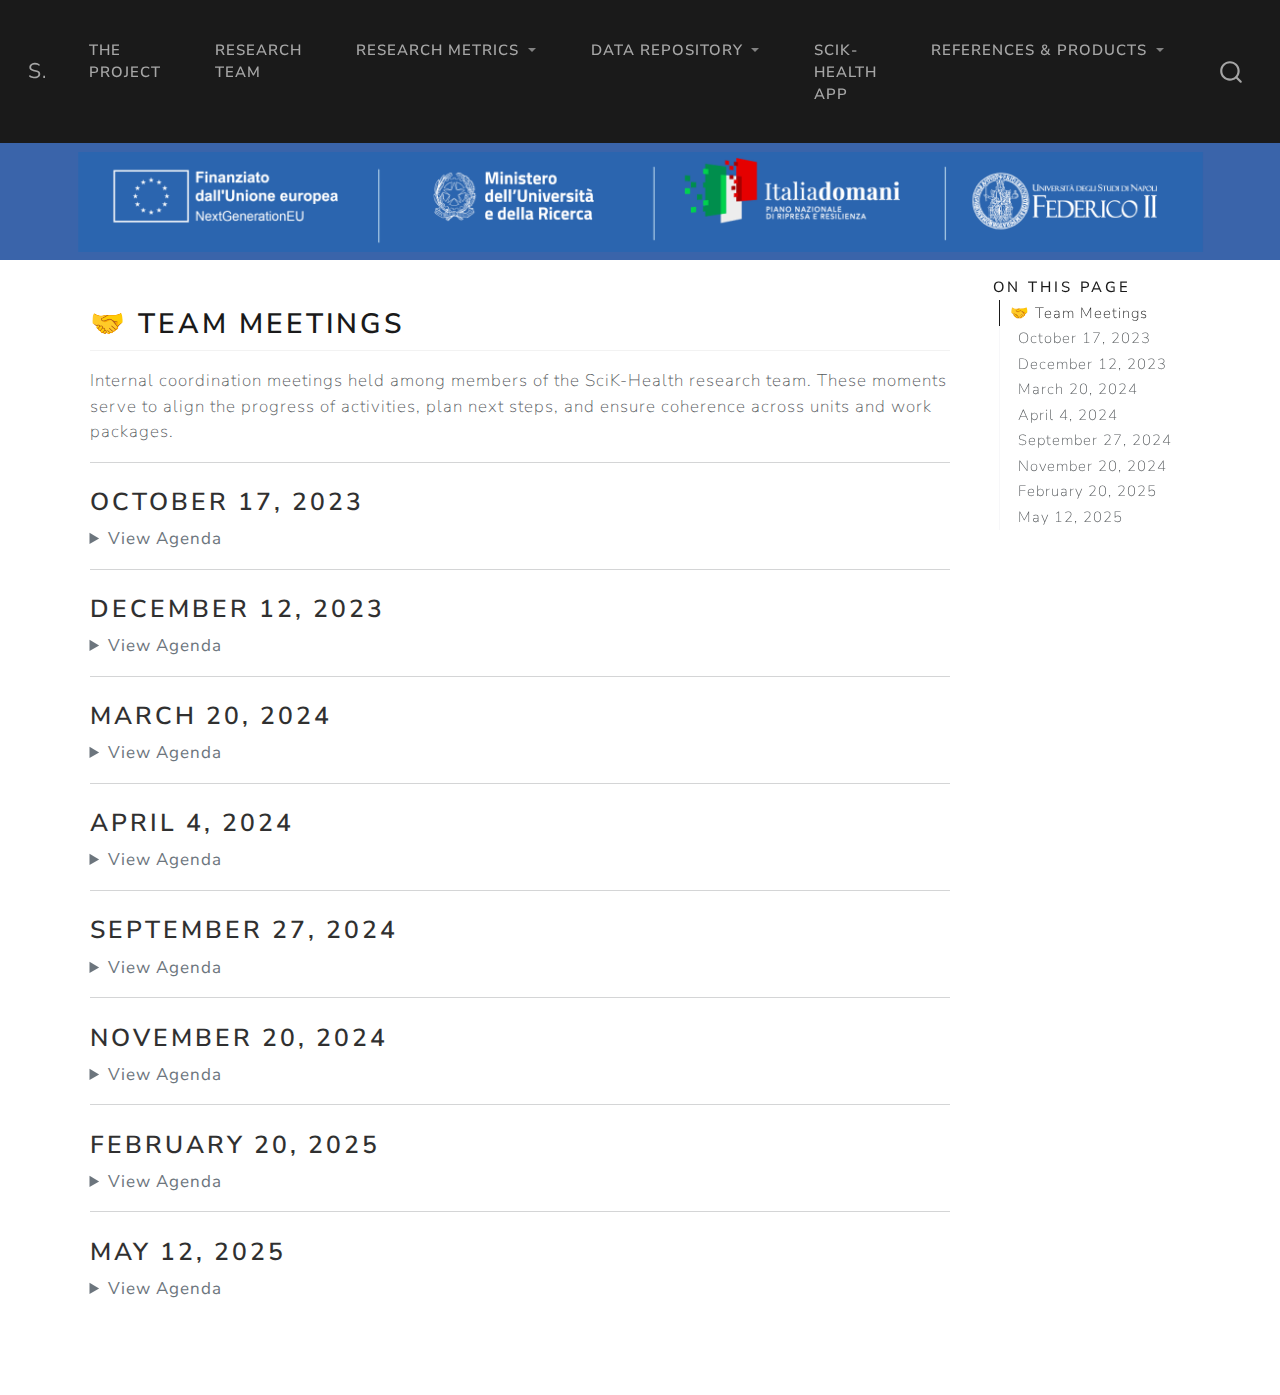
<file: docs/teamMeetings.html>
<!DOCTYPE html>
<html xmlns="http://www.w3.org/1999/xhtml" lang="en" xml:lang="en"><head>

<meta charset="utf-8">
<meta name="generator" content="quarto-1.6.42">

<meta name="viewport" content="width=device-width, initial-scale=1.0, user-scalable=yes">


<title>teammeetings – SciK-Health</title>
<style>
code{white-space: pre-wrap;}
span.smallcaps{font-variant: small-caps;}
div.columns{display: flex; gap: min(4vw, 1.5em);}
div.column{flex: auto; overflow-x: auto;}
div.hanging-indent{margin-left: 1.5em; text-indent: -1.5em;}
ul.task-list{list-style: none;}
ul.task-list li input[type="checkbox"] {
  width: 0.8em;
  margin: 0 0.8em 0.2em -1em; /* quarto-specific, see https://github.com/quarto-dev/quarto-cli/issues/4556 */ 
  vertical-align: middle;
}
</style>


<script src="site_libs/quarto-nav/quarto-nav.js"></script>
<script src="site_libs/quarto-nav/headroom.min.js"></script>
<script src="site_libs/clipboard/clipboard.min.js"></script>
<script src="site_libs/quarto-search/autocomplete.umd.js"></script>
<script src="site_libs/quarto-search/fuse.min.js"></script>
<script src="site_libs/quarto-search/quarto-search.js"></script>
<meta name="quarto:offset" content="./">
<script src="site_libs/quarto-html/quarto.js"></script>
<script src="site_libs/quarto-html/popper.min.js"></script>
<script src="site_libs/quarto-html/tippy.umd.min.js"></script>
<script src="site_libs/quarto-html/anchor.min.js"></script>
<link href="site_libs/quarto-html/tippy.css" rel="stylesheet">
<link href="site_libs/quarto-html/quarto-syntax-highlighting-2f5df379a58b258e96c21c0638c20c03.css" rel="stylesheet" id="quarto-text-highlighting-styles">
<script src="site_libs/bootstrap/bootstrap.min.js"></script>
<link href="site_libs/bootstrap/bootstrap-icons.css" rel="stylesheet">
<link href="site_libs/bootstrap/bootstrap-4968d28af72d4e5a34172c9bc5ef961b.min.css" rel="stylesheet" append-hash="true" id="quarto-bootstrap" data-mode="light">
<script id="quarto-search-options" type="application/json">{
  "location": "navbar",
  "copy-button": false,
  "collapse-after": 3,
  "panel-placement": "end",
  "type": "overlay",
  "limit": 50,
  "keyboard-shortcut": [
    "f",
    "/",
    "s"
  ],
  "show-item-context": false,
  "language": {
    "search-no-results-text": "No results",
    "search-matching-documents-text": "matching documents",
    "search-copy-link-title": "Copy link to search",
    "search-hide-matches-text": "Hide additional matches",
    "search-more-match-text": "more match in this document",
    "search-more-matches-text": "more matches in this document",
    "search-clear-button-title": "Clear",
    "search-text-placeholder": "",
    "search-detached-cancel-button-title": "Cancel",
    "search-submit-button-title": "Submit",
    "search-label": "Search"
  }
}</script>
<!-- banner.html -->
<style>
  .scik-banner {
    background-color: #3A64AA;
    padding: 0.5rem 0;
    text-align: center;
  }

  .scik-banner img {
    height: 100px; /* ← regola qui la dimensione dell'immagine */
    width: auto;
    display: inline-block;
  }
</style>

</head><body class="nav-fixed"><div class="scik-banner">
  <img src="www/BannerPNRRFII.png" alt="SciK-Health Banner">
</div>


<link rel="stylesheet" href="styles.css">




<div id="quarto-search-results"></div>
  <header id="quarto-header" class="headroom fixed-top">
    <nav class="navbar navbar-expand-lg " data-bs-theme="dark">
      <div class="navbar-container container-fluid">
      <div class="navbar-brand-container mx-auto">
    <a class="navbar-brand" href="./index.html">
    <span class="navbar-title">SciK-Health</span>
    </a>
  </div>
            <div id="quarto-search" class="" title="Search"></div>
          <button class="navbar-toggler" type="button" data-bs-toggle="collapse" data-bs-target="#navbarCollapse" aria-controls="navbarCollapse" role="menu" aria-expanded="false" aria-label="Toggle navigation" onclick="if (window.quartoToggleHeadroom) { window.quartoToggleHeadroom(); }">
  <span class="navbar-toggler-icon"></span>
</button>
          <div class="collapse navbar-collapse" id="navbarCollapse">
            <ul class="navbar-nav navbar-nav-scroll me-auto">
  <li class="nav-item">
    <a class="nav-link" href="./theProject.html"> 
<span class="menu-text">The Project</span></a>
  </li>  
  <li class="nav-item">
    <a class="nav-link" href="./team.html"> 
<span class="menu-text">Research Team</span></a>
  </li>  
  <li class="nav-item dropdown ">
    <a class="nav-link dropdown-toggle" href="#" id="nav-menu-research-metrics" role="link" data-bs-toggle="dropdown" aria-expanded="false">
 <span class="menu-text">Research Metrics</span>
    </a>
    <ul class="dropdown-menu" aria-labelledby="nav-menu-research-metrics">    
        <li>
    <a class="dropdown-item" href="./sources.html">
 <span class="dropdown-text">Sources</span></a>
  </li>  
        <li>
    <a class="dropdown-item" href="./performance.html">
 <span class="dropdown-text">Performance Indicators</span></a>
  </li>  
        <li>
    <a class="dropdown-item" href="./rdaisy.html">
 <span class="dropdown-text">R-daisy</span></a>
  </li>  
    </ul>
  </li>
  <li class="nav-item dropdown ">
    <a class="nav-link dropdown-toggle" href="#" id="nav-menu-data-repository" role="link" data-bs-toggle="dropdown" aria-expanded="false">
 <span class="menu-text">Data repository</span>
    </a>
    <ul class="dropdown-menu" aria-labelledby="nav-menu-data-repository">    
        <li>
    <a class="dropdown-item" href="./description.html">
 <span class="dropdown-text">Data Description</span></a>
  </li>  
        <li>
    <a class="dropdown-item" href="./datastructure.html">
 <span class="dropdown-text">Data Structure</span></a>
  </li>  
        <li>
    <a class="dropdown-item" href="./data.html">
 <span class="dropdown-text">AHC data</span></a>
  </li>  
    </ul>
  </li>
  <li class="nav-item">
    <a class="nav-link" href="./scikhealth_webapp.html"> 
<span class="menu-text">SciK-Health App</span></a>
  </li>  
  <li class="nav-item dropdown ">
    <a class="nav-link dropdown-toggle" href="#" id="nav-menu-references--products" role="link" data-bs-toggle="dropdown" aria-expanded="false">
 <span class="menu-text">References &amp; Products</span>
    </a>
    <ul class="dropdown-menu" aria-labelledby="nav-menu-references--products">    
        <li>
    <a class="dropdown-item" href="./references.html">
 <span class="dropdown-text">Project References</span></a>
  </li>  
        <li>
    <a class="dropdown-item" href="./publications.html">
 <span class="dropdown-text">Publications</span></a>
  </li>  
        <li>
    <a class="dropdown-item" href="./conferences.html">
 <span class="dropdown-text">Conferences</span></a>
  </li>  
        <li>
    <a class="dropdown-item" href="./workshops.html">
 <span class="dropdown-text">Workshops</span></a>
  </li>  
        <li>
    <a class="dropdown-item" href="./organizedSessions.html">
 <span class="dropdown-text">Organized Conference Sessions</span></a>
  </li>  
        <li>
    <a class="dropdown-item" href="./teamMeetings.html">
 <span class="dropdown-text">Team Meetings</span></a>
  </li>  
    </ul>
  </li>
</ul>
          </div> <!-- /navcollapse -->
            <div class="quarto-navbar-tools">
</div>
      </div> <!-- /container-fluid -->
    </nav>
</header>
<!-- content -->
<div id="quarto-content" class="quarto-container page-columns page-rows-contents page-layout-full page-navbar">
<!-- sidebar -->
<!-- margin-sidebar -->
    <div id="quarto-margin-sidebar" class="sidebar margin-sidebar">
        <nav id="TOC" role="doc-toc" class="toc-active">
    <h2 id="toc-title">On this page</h2>
   
  <ul>
  <li><a href="#team-meetings" id="toc-team-meetings" class="nav-link active" data-scroll-target="#team-meetings">🤝 Team Meetings</a>
  <ul class="collapse">
  <li><a href="#october-17-2023" id="toc-october-17-2023" class="nav-link" data-scroll-target="#october-17-2023">October 17, 2023</a></li>
  <li><a href="#december-12-2023" id="toc-december-12-2023" class="nav-link" data-scroll-target="#december-12-2023">December 12, 2023</a></li>
  <li><a href="#march-20-2024" id="toc-march-20-2024" class="nav-link" data-scroll-target="#march-20-2024">March 20, 2024</a></li>
  <li><a href="#april-4-2024" id="toc-april-4-2024" class="nav-link" data-scroll-target="#april-4-2024">April 4, 2024</a></li>
  <li><a href="#september-27-2024" id="toc-september-27-2024" class="nav-link" data-scroll-target="#september-27-2024">September 27, 2024</a></li>
  <li><a href="#november-20-2024" id="toc-november-20-2024" class="nav-link" data-scroll-target="#november-20-2024">November 20, 2024</a></li>
  <li><a href="#february-20-2025" id="toc-february-20-2025" class="nav-link" data-scroll-target="#february-20-2025">February 20, 2025</a></li>
  <li><a href="#may-12-2025" id="toc-may-12-2025" class="nav-link" data-scroll-target="#may-12-2025">May 12, 2025</a></li>
  </ul></li>
  </ul>
</nav>
    </div>
<!-- main -->
<main class="content column-page-left" id="quarto-document-content"><header id="title-block-header" class="quarto-title-block"></header>




<section id="team-meetings" class="level2">
<h2 class="anchored" data-anchor-id="team-meetings">🤝 Team Meetings</h2>
<p>Internal coordination meetings held among members of the SciK-Health research team. These moments serve to align the progress of activities, plan next steps, and ensure coherence across units and work packages.</p>
<hr>
<section id="october-17-2023" class="level3">
<h3 class="anchored" data-anchor-id="october-17-2023">October 17, 2023</h3>
<details>
<summary>
<strong>View Agenda</strong>
</summary>
<p><strong>Main Topics:</strong></p>
<ul>
<li>Official project kick-off and team introduction</li>
<li>Overview of project objectives and expected deliverables</li>
<li>Organization of project activities and timeline</li>
<li>Distribution of responsibilities across research units (University of Naples Federico II and University of Campania Luigi Vanvitelli)</li>
<li>Definition of coordination mechanisms and meeting schedule</li>
<li>Initial discussion on data sources (OpenAlex, Dimensions, PubMed, Altmetric)</li>
</ul>
</details>
<hr>
</section>
<section id="december-12-2023" class="level3">
<h3 class="anchored" data-anchor-id="december-12-2023">December 12, 2023</h3>
<details>
<summary>
<strong>View Agenda</strong>
</summary>
<p><strong>Main Topics:</strong></p>
<ul>
<li>Progress update on Phase 1: Data Collection</li>
<li>Review of data retrieval from OpenAlex and Dimensions databases</li>
<li>Discussion on affiliation disambiguation strategies and ROR identifiers</li>
<li>Technical implementation of R packages (dimensionsR, pubmedR, openalexR)</li>
<li>Planning for data cleaning and normalization procedures</li>
<li>Identification of the 49 Italian public Academic Health Science Centres to be included</li>
<li>Challenges in institutional matching and proposed solutions</li>
</ul>
</details>
<hr>
</section>
<section id="march-20-2024" class="level3">
<h3 class="anchored" data-anchor-id="march-20-2024">March 20, 2024</h3>
<details>
<summary>
<strong>View Agenda</strong>
</summary>
<p><strong>Main Topics:</strong></p>
<ul>
<li>Shared review of available data types across multiple sources</li>
<li>Reflection on possible methodological advances for data integration</li>
<li>Status update on bibliometric and scientometric metadata collection</li>
<li>Discussion on data merging strategies at micro-level (DOI) and macro-level (affiliations)</li>
<li>Project reporting: milestones achieved and next steps</li>
<li>Preparation of PRISMA-based data cleaning workflow</li>
</ul>
</details>
<hr>
</section>
<section id="april-4-2024" class="level3">
<h3 class="anchored" data-anchor-id="april-4-2024">April 4, 2024</h3>
<details>
<summary>
<strong>View Agenda</strong>
</summary>
<p><strong>Main Topics:</strong></p>
<ul>
<li>Shared discussion of measured indicators across the five performance dimensions:
<ul>
<li>📚 <strong>Bibliometric dimension</strong> (productivity, impact, collaboration, talent, topics)</li>
<li>🌐 <strong>Social &amp; Digital dimension</strong> (altmetric scores, online engagement)</li>
<li>🧬 <strong>Industrial impact &amp; Research innovation</strong> (patents, technological domains)</li>
<li>🧪 <strong>Clinical Research activity</strong> (clinical trials, phases, participants)</li>
<li>💶 <strong>Funding &amp; grants</strong> (competitive grants, funding volumes, success rates)</li>
</ul></li>
<li>Planning of upcoming conference presentations and scientific dissemination</li>
<li>Updates on the development of the SciK-Health dashboard interface</li>
<li>Progress on the R-daisy synthetic performance indicator tool</li>
<li>Discussion on data visualization strategies and user experience design</li>
</ul>
</details>
<hr>
</section>
<section id="september-27-2024" class="level3">
<h3 class="anchored" data-anchor-id="september-27-2024">September 27, 2024</h3>
<details>
<summary>
<strong>View Agenda</strong>
</summary>
<p><strong>Main Topics:</strong></p>
<ul>
<li>Review of Phase 2 outputs: conceptual and social knowledge structures</li>
<li>Presentation of thematic evolution analysis and strategic diagrams</li>
<li>Discussion on co-word analysis results and emerging research themes</li>
<li>Review of collaboration networks at macro, meso, and micro levels</li>
<li>Planning for Phase 3: Web-app design and implementation</li>
<li>Updates on bibliometrix package upgrades for scientometric metadata</li>
<li>Preparation of scientific articles and conference submissions</li>
</ul>
</details>
<hr>
</section>
<section id="november-20-2024" class="level3">
<h3 class="anchored" data-anchor-id="november-20-2024">November 20, 2024</h3>
<details>
<summary>
<strong>View Agenda</strong>
</summary>
<p><strong>Main Topics:</strong></p>
<ul>
<li>Status update on SciK-Health web application development</li>
<li>Review of user interface mockups and dashboard design</li>
<li>Discussion on role-based access and functionalities for different user types (citizens, professionals, policymakers)</li>
<li>Progress on R-daisy consensus ranking algorithm implementation</li>
<li>Planning for the validation phase and focus group organization</li>
<li>Preparation of workshop materials for stakeholder engagement</li>
<li>Discussion on open-science dissemination strategies (GitHub, open data repositories)</li>
</ul>
</details>
<hr>
</section>
<section id="february-20-2025" class="level3">
<h3 class="anchored" data-anchor-id="february-20-2025">February 20, 2025</h3>
<details>
<summary>
<strong>View Agenda</strong>
</summary>
<p><strong>Main Topics:</strong></p>
<ul>
<li>Final review of SciK-Health web application features</li>
<li>Preparation for usability testing with target audiences</li>
<li>Organization of first focus group with healthcare professionals and citizens</li>
<li>Discussion on feedback collection mechanisms</li>
<li>Planning for Phase 4 validation activities</li>
<li>Updates on scientific publications submitted and accepted</li>
<li>Preparation of final project workshop and book presentation</li>
<li>Timeline for project closure and final deliverables</li>
</ul>
</details>
<hr>
</section>
<section id="may-12-2025" class="level3">
<h3 class="anchored" data-anchor-id="may-12-2025">May 12, 2025</h3>
<details>
<summary>
<strong>View Agenda</strong>
</summary>
<p><strong>Main Topics:</strong></p>
<ul>
<li>Results from usability testing and focus group feedback</li>
<li>Final adjustments to SciK-Health and R-daisy tools</li>
<li>Preparation of project website and documentation</li>
<li>Planning of final workshop with stakeholder roundtable</li>
<li>Discussion on project sustainability and future developments</li>
</ul>
</details>


</section>
</section>

</main> <!-- /main -->
<script id="quarto-html-after-body" type="application/javascript">
window.document.addEventListener("DOMContentLoaded", function (event) {
  const toggleBodyColorMode = (bsSheetEl) => {
    const mode = bsSheetEl.getAttribute("data-mode");
    const bodyEl = window.document.querySelector("body");
    if (mode === "dark") {
      bodyEl.classList.add("quarto-dark");
      bodyEl.classList.remove("quarto-light");
    } else {
      bodyEl.classList.add("quarto-light");
      bodyEl.classList.remove("quarto-dark");
    }
  }
  const toggleBodyColorPrimary = () => {
    const bsSheetEl = window.document.querySelector("link#quarto-bootstrap");
    if (bsSheetEl) {
      toggleBodyColorMode(bsSheetEl);
    }
  }
  toggleBodyColorPrimary();  
  const icon = "";
  const anchorJS = new window.AnchorJS();
  anchorJS.options = {
    placement: 'right',
    icon: icon
  };
  anchorJS.add('.anchored');
  const isCodeAnnotation = (el) => {
    for (const clz of el.classList) {
      if (clz.startsWith('code-annotation-')) {                     
        return true;
      }
    }
    return false;
  }
  const onCopySuccess = function(e) {
    // button target
    const button = e.trigger;
    // don't keep focus
    button.blur();
    // flash "checked"
    button.classList.add('code-copy-button-checked');
    var currentTitle = button.getAttribute("title");
    button.setAttribute("title", "Copied!");
    let tooltip;
    if (window.bootstrap) {
      button.setAttribute("data-bs-toggle", "tooltip");
      button.setAttribute("data-bs-placement", "left");
      button.setAttribute("data-bs-title", "Copied!");
      tooltip = new bootstrap.Tooltip(button, 
        { trigger: "manual", 
          customClass: "code-copy-button-tooltip",
          offset: [0, -8]});
      tooltip.show();    
    }
    setTimeout(function() {
      if (tooltip) {
        tooltip.hide();
        button.removeAttribute("data-bs-title");
        button.removeAttribute("data-bs-toggle");
        button.removeAttribute("data-bs-placement");
      }
      button.setAttribute("title", currentTitle);
      button.classList.remove('code-copy-button-checked');
    }, 1000);
    // clear code selection
    e.clearSelection();
  }
  const getTextToCopy = function(trigger) {
      const codeEl = trigger.previousElementSibling.cloneNode(true);
      for (const childEl of codeEl.children) {
        if (isCodeAnnotation(childEl)) {
          childEl.remove();
        }
      }
      return codeEl.innerText;
  }
  const clipboard = new window.ClipboardJS('.code-copy-button:not([data-in-quarto-modal])', {
    text: getTextToCopy
  });
  clipboard.on('success', onCopySuccess);
  if (window.document.getElementById('quarto-embedded-source-code-modal')) {
    const clipboardModal = new window.ClipboardJS('.code-copy-button[data-in-quarto-modal]', {
      text: getTextToCopy,
      container: window.document.getElementById('quarto-embedded-source-code-modal')
    });
    clipboardModal.on('success', onCopySuccess);
  }
    var localhostRegex = new RegExp(/^(?:http|https):\/\/localhost\:?[0-9]*\//);
    var mailtoRegex = new RegExp(/^mailto:/);
      var filterRegex = new RegExp('/' + window.location.host + '/');
    var isInternal = (href) => {
        return filterRegex.test(href) || localhostRegex.test(href) || mailtoRegex.test(href);
    }
    // Inspect non-navigation links and adorn them if external
 	var links = window.document.querySelectorAll('a[href]:not(.nav-link):not(.navbar-brand):not(.toc-action):not(.sidebar-link):not(.sidebar-item-toggle):not(.pagination-link):not(.no-external):not([aria-hidden]):not(.dropdown-item):not(.quarto-navigation-tool):not(.about-link)');
    for (var i=0; i<links.length; i++) {
      const link = links[i];
      if (!isInternal(link.href)) {
        // undo the damage that might have been done by quarto-nav.js in the case of
        // links that we want to consider external
        if (link.dataset.originalHref !== undefined) {
          link.href = link.dataset.originalHref;
        }
      }
    }
  function tippyHover(el, contentFn, onTriggerFn, onUntriggerFn) {
    const config = {
      allowHTML: true,
      maxWidth: 500,
      delay: 100,
      arrow: false,
      appendTo: function(el) {
          return el.parentElement;
      },
      interactive: true,
      interactiveBorder: 10,
      theme: 'quarto',
      placement: 'bottom-start',
    };
    if (contentFn) {
      config.content = contentFn;
    }
    if (onTriggerFn) {
      config.onTrigger = onTriggerFn;
    }
    if (onUntriggerFn) {
      config.onUntrigger = onUntriggerFn;
    }
    window.tippy(el, config); 
  }
  const noterefs = window.document.querySelectorAll('a[role="doc-noteref"]');
  for (var i=0; i<noterefs.length; i++) {
    const ref = noterefs[i];
    tippyHover(ref, function() {
      // use id or data attribute instead here
      let href = ref.getAttribute('data-footnote-href') || ref.getAttribute('href');
      try { href = new URL(href).hash; } catch {}
      const id = href.replace(/^#\/?/, "");
      const note = window.document.getElementById(id);
      if (note) {
        return note.innerHTML;
      } else {
        return "";
      }
    });
  }
  const xrefs = window.document.querySelectorAll('a.quarto-xref');
  const processXRef = (id, note) => {
    // Strip column container classes
    const stripColumnClz = (el) => {
      el.classList.remove("page-full", "page-columns");
      if (el.children) {
        for (const child of el.children) {
          stripColumnClz(child);
        }
      }
    }
    stripColumnClz(note)
    if (id === null || id.startsWith('sec-')) {
      // Special case sections, only their first couple elements
      const container = document.createElement("div");
      if (note.children && note.children.length > 2) {
        container.appendChild(note.children[0].cloneNode(true));
        for (let i = 1; i < note.children.length; i++) {
          const child = note.children[i];
          if (child.tagName === "P" && child.innerText === "") {
            continue;
          } else {
            container.appendChild(child.cloneNode(true));
            break;
          }
        }
        if (window.Quarto?.typesetMath) {
          window.Quarto.typesetMath(container);
        }
        return container.innerHTML
      } else {
        if (window.Quarto?.typesetMath) {
          window.Quarto.typesetMath(note);
        }
        return note.innerHTML;
      }
    } else {
      // Remove any anchor links if they are present
      const anchorLink = note.querySelector('a.anchorjs-link');
      if (anchorLink) {
        anchorLink.remove();
      }
      if (window.Quarto?.typesetMath) {
        window.Quarto.typesetMath(note);
      }
      if (note.classList.contains("callout")) {
        return note.outerHTML;
      } else {
        return note.innerHTML;
      }
    }
  }
  for (var i=0; i<xrefs.length; i++) {
    const xref = xrefs[i];
    tippyHover(xref, undefined, function(instance) {
      instance.disable();
      let url = xref.getAttribute('href');
      let hash = undefined; 
      if (url.startsWith('#')) {
        hash = url;
      } else {
        try { hash = new URL(url).hash; } catch {}
      }
      if (hash) {
        const id = hash.replace(/^#\/?/, "");
        const note = window.document.getElementById(id);
        if (note !== null) {
          try {
            const html = processXRef(id, note.cloneNode(true));
            instance.setContent(html);
          } finally {
            instance.enable();
            instance.show();
          }
        } else {
          // See if we can fetch this
          fetch(url.split('#')[0])
          .then(res => res.text())
          .then(html => {
            const parser = new DOMParser();
            const htmlDoc = parser.parseFromString(html, "text/html");
            const note = htmlDoc.getElementById(id);
            if (note !== null) {
              const html = processXRef(id, note);
              instance.setContent(html);
            } 
          }).finally(() => {
            instance.enable();
            instance.show();
          });
        }
      } else {
        // See if we can fetch a full url (with no hash to target)
        // This is a special case and we should probably do some content thinning / targeting
        fetch(url)
        .then(res => res.text())
        .then(html => {
          const parser = new DOMParser();
          const htmlDoc = parser.parseFromString(html, "text/html");
          const note = htmlDoc.querySelector('main.content');
          if (note !== null) {
            // This should only happen for chapter cross references
            // (since there is no id in the URL)
            // remove the first header
            if (note.children.length > 0 && note.children[0].tagName === "HEADER") {
              note.children[0].remove();
            }
            const html = processXRef(null, note);
            instance.setContent(html);
          } 
        }).finally(() => {
          instance.enable();
          instance.show();
        });
      }
    }, function(instance) {
    });
  }
      let selectedAnnoteEl;
      const selectorForAnnotation = ( cell, annotation) => {
        let cellAttr = 'data-code-cell="' + cell + '"';
        let lineAttr = 'data-code-annotation="' +  annotation + '"';
        const selector = 'span[' + cellAttr + '][' + lineAttr + ']';
        return selector;
      }
      const selectCodeLines = (annoteEl) => {
        const doc = window.document;
        const targetCell = annoteEl.getAttribute("data-target-cell");
        const targetAnnotation = annoteEl.getAttribute("data-target-annotation");
        const annoteSpan = window.document.querySelector(selectorForAnnotation(targetCell, targetAnnotation));
        const lines = annoteSpan.getAttribute("data-code-lines").split(",");
        const lineIds = lines.map((line) => {
          return targetCell + "-" + line;
        })
        let top = null;
        let height = null;
        let parent = null;
        if (lineIds.length > 0) {
            //compute the position of the single el (top and bottom and make a div)
            const el = window.document.getElementById(lineIds[0]);
            top = el.offsetTop;
            height = el.offsetHeight;
            parent = el.parentElement.parentElement;
          if (lineIds.length > 1) {
            const lastEl = window.document.getElementById(lineIds[lineIds.length - 1]);
            const bottom = lastEl.offsetTop + lastEl.offsetHeight;
            height = bottom - top;
          }
          if (top !== null && height !== null && parent !== null) {
            // cook up a div (if necessary) and position it 
            let div = window.document.getElementById("code-annotation-line-highlight");
            if (div === null) {
              div = window.document.createElement("div");
              div.setAttribute("id", "code-annotation-line-highlight");
              div.style.position = 'absolute';
              parent.appendChild(div);
            }
            div.style.top = top - 2 + "px";
            div.style.height = height + 4 + "px";
            div.style.left = 0;
            let gutterDiv = window.document.getElementById("code-annotation-line-highlight-gutter");
            if (gutterDiv === null) {
              gutterDiv = window.document.createElement("div");
              gutterDiv.setAttribute("id", "code-annotation-line-highlight-gutter");
              gutterDiv.style.position = 'absolute';
              const codeCell = window.document.getElementById(targetCell);
              const gutter = codeCell.querySelector('.code-annotation-gutter');
              gutter.appendChild(gutterDiv);
            }
            gutterDiv.style.top = top - 2 + "px";
            gutterDiv.style.height = height + 4 + "px";
          }
          selectedAnnoteEl = annoteEl;
        }
      };
      const unselectCodeLines = () => {
        const elementsIds = ["code-annotation-line-highlight", "code-annotation-line-highlight-gutter"];
        elementsIds.forEach((elId) => {
          const div = window.document.getElementById(elId);
          if (div) {
            div.remove();
          }
        });
        selectedAnnoteEl = undefined;
      };
        // Handle positioning of the toggle
    window.addEventListener(
      "resize",
      throttle(() => {
        elRect = undefined;
        if (selectedAnnoteEl) {
          selectCodeLines(selectedAnnoteEl);
        }
      }, 10)
    );
    function throttle(fn, ms) {
    let throttle = false;
    let timer;
      return (...args) => {
        if(!throttle) { // first call gets through
            fn.apply(this, args);
            throttle = true;
        } else { // all the others get throttled
            if(timer) clearTimeout(timer); // cancel #2
            timer = setTimeout(() => {
              fn.apply(this, args);
              timer = throttle = false;
            }, ms);
        }
      };
    }
      // Attach click handler to the DT
      const annoteDls = window.document.querySelectorAll('dt[data-target-cell]');
      for (const annoteDlNode of annoteDls) {
        annoteDlNode.addEventListener('click', (event) => {
          const clickedEl = event.target;
          if (clickedEl !== selectedAnnoteEl) {
            unselectCodeLines();
            const activeEl = window.document.querySelector('dt[data-target-cell].code-annotation-active');
            if (activeEl) {
              activeEl.classList.remove('code-annotation-active');
            }
            selectCodeLines(clickedEl);
            clickedEl.classList.add('code-annotation-active');
          } else {
            // Unselect the line
            unselectCodeLines();
            clickedEl.classList.remove('code-annotation-active');
          }
        });
      }
  const findCites = (el) => {
    const parentEl = el.parentElement;
    if (parentEl) {
      const cites = parentEl.dataset.cites;
      if (cites) {
        return {
          el,
          cites: cites.split(' ')
        };
      } else {
        return findCites(el.parentElement)
      }
    } else {
      return undefined;
    }
  };
  var bibliorefs = window.document.querySelectorAll('a[role="doc-biblioref"]');
  for (var i=0; i<bibliorefs.length; i++) {
    const ref = bibliorefs[i];
    const citeInfo = findCites(ref);
    if (citeInfo) {
      tippyHover(citeInfo.el, function() {
        var popup = window.document.createElement('div');
        citeInfo.cites.forEach(function(cite) {
          var citeDiv = window.document.createElement('div');
          citeDiv.classList.add('hanging-indent');
          citeDiv.classList.add('csl-entry');
          var biblioDiv = window.document.getElementById('ref-' + cite);
          if (biblioDiv) {
            citeDiv.innerHTML = biblioDiv.innerHTML;
          }
          popup.appendChild(citeDiv);
        });
        return popup.innerHTML;
      });
    }
  }
});
</script>
</div> <!-- /content -->




</body></html>
</file>
<file: docs/site_libs/quarto-html/tippy.css>
.tippy-box[data-animation=fade][data-state=hidden]{opacity:0}[data-tippy-root]{max-width:calc(100vw - 10px)}.tippy-box{position:relative;background-color:#333;color:#fff;border-radius:4px;font-size:14px;line-height:1.4;white-space:normal;outline:0;transition-property:transform,visibility,opacity}.tippy-box[data-placement^=top]>.tippy-arrow{bottom:0}.tippy-box[data-placement^=top]>.tippy-arrow:before{bottom:-7px;left:0;border-width:8px 8px 0;border-top-color:initial;transform-origin:center top}.tippy-box[data-placement^=bottom]>.tippy-arrow{top:0}.tippy-box[data-placement^=bottom]>.tippy-arrow:before{top:-7px;left:0;border-width:0 8px 8px;border-bottom-color:initial;transform-origin:center bottom}.tippy-box[data-placement^=left]>.tippy-arrow{right:0}.tippy-box[data-placement^=left]>.tippy-arrow:before{border-width:8px 0 8px 8px;border-left-color:initial;right:-7px;transform-origin:center left}.tippy-box[data-placement^=right]>.tippy-arrow{left:0}.tippy-box[data-placement^=right]>.tippy-arrow:before{left:-7px;border-width:8px 8px 8px 0;border-right-color:initial;transform-origin:center right}.tippy-box[data-inertia][data-state=visible]{transition-timing-function:cubic-bezier(.54,1.5,.38,1.11)}.tippy-arrow{width:16px;height:16px;color:#333}.tippy-arrow:before{content:"";position:absolute;border-color:transparent;border-style:solid}.tippy-content{position:relative;padding:5px 9px;z-index:1}
</file>
<file: docs/site_libs/quarto-html/quarto-syntax-highlighting-2f5df379a58b258e96c21c0638c20c03.css>
/* quarto syntax highlight colors */
:root {
  --quarto-hl-ot-color: #003B4F;
  --quarto-hl-at-color: #657422;
  --quarto-hl-ss-color: #20794D;
  --quarto-hl-an-color: #5E5E5E;
  --quarto-hl-fu-color: #4758AB;
  --quarto-hl-st-color: #20794D;
  --quarto-hl-cf-color: #003B4F;
  --quarto-hl-op-color: #5E5E5E;
  --quarto-hl-er-color: #AD0000;
  --quarto-hl-bn-color: #AD0000;
  --quarto-hl-al-color: #AD0000;
  --quarto-hl-va-color: #111111;
  --quarto-hl-bu-color: inherit;
  --quarto-hl-ex-color: inherit;
  --quarto-hl-pp-color: #AD0000;
  --quarto-hl-in-color: #5E5E5E;
  --quarto-hl-vs-color: #20794D;
  --quarto-hl-wa-color: #5E5E5E;
  --quarto-hl-do-color: #5E5E5E;
  --quarto-hl-im-color: #00769E;
  --quarto-hl-ch-color: #20794D;
  --quarto-hl-dt-color: #AD0000;
  --quarto-hl-fl-color: #AD0000;
  --quarto-hl-co-color: #5E5E5E;
  --quarto-hl-cv-color: #5E5E5E;
  --quarto-hl-cn-color: #8f5902;
  --quarto-hl-sc-color: #5E5E5E;
  --quarto-hl-dv-color: #AD0000;
  --quarto-hl-kw-color: #003B4F;
}

/* other quarto variables */
:root {
  --quarto-font-monospace: SFMono-Regular, Menlo, Monaco, Consolas, "Liberation Mono", "Courier New", monospace;
}

pre > code.sourceCode > span {
  color: #003B4F;
}

code span {
  color: #003B4F;
}

code.sourceCode > span {
  color: #003B4F;
}

div.sourceCode,
div.sourceCode pre.sourceCode {
  color: #003B4F;
}

code span.ot {
  color: #003B4F;
  font-style: inherit;
}

code span.at {
  color: #657422;
  font-style: inherit;
}

code span.ss {
  color: #20794D;
  font-style: inherit;
}

code span.an {
  color: #5E5E5E;
  font-style: inherit;
}

code span.fu {
  color: #4758AB;
  font-style: inherit;
}

code span.st {
  color: #20794D;
  font-style: inherit;
}

code span.cf {
  color: #003B4F;
  font-weight: bold;
  font-style: inherit;
}

code span.op {
  color: #5E5E5E;
  font-style: inherit;
}

code span.er {
  color: #AD0000;
  font-style: inherit;
}

code span.bn {
  color: #AD0000;
  font-style: inherit;
}

code span.al {
  color: #AD0000;
  font-style: inherit;
}

code span.va {
  color: #111111;
  font-style: inherit;
}

code span.bu {
  font-style: inherit;
}

code span.ex {
  font-style: inherit;
}

code span.pp {
  color: #AD0000;
  font-style: inherit;
}

code span.in {
  color: #5E5E5E;
  font-style: inherit;
}

code span.vs {
  color: #20794D;
  font-style: inherit;
}

code span.wa {
  color: #5E5E5E;
  font-style: italic;
}

code span.do {
  color: #5E5E5E;
  font-style: italic;
}

code span.im {
  color: #00769E;
  font-style: inherit;
}

code span.ch {
  color: #20794D;
  font-style: inherit;
}

code span.dt {
  color: #AD0000;
  font-style: inherit;
}

code span.fl {
  color: #AD0000;
  font-style: inherit;
}

code span.co {
  color: #5E5E5E;
  font-style: inherit;
}

code span.cv {
  color: #5E5E5E;
  font-style: italic;
}

code span.cn {
  color: #8f5902;
  font-style: inherit;
}

code span.sc {
  color: #5E5E5E;
  font-style: inherit;
}

code span.dv {
  color: #AD0000;
  font-style: inherit;
}

code span.kw {
  color: #003B4F;
  font-weight: bold;
  font-style: inherit;
}

.prevent-inlining {
  content: "</";
}

/*# sourceMappingURL=35eb38a806ee71ea6d2563be2308c832.css.map */
</file>
<file: docs/styles.css>
/* css styles */
/* Riduce i margini laterali del contenuto principale */
main.content {
  max-width: auto /*1140px;  /* default è ~1140px, puoi abbassarlo anche a 880 o 800 */
  margin-left: auto;
  margin-right: auto;
  padding-left: 1rem;
  padding-right: 1rem;
}
</file>
